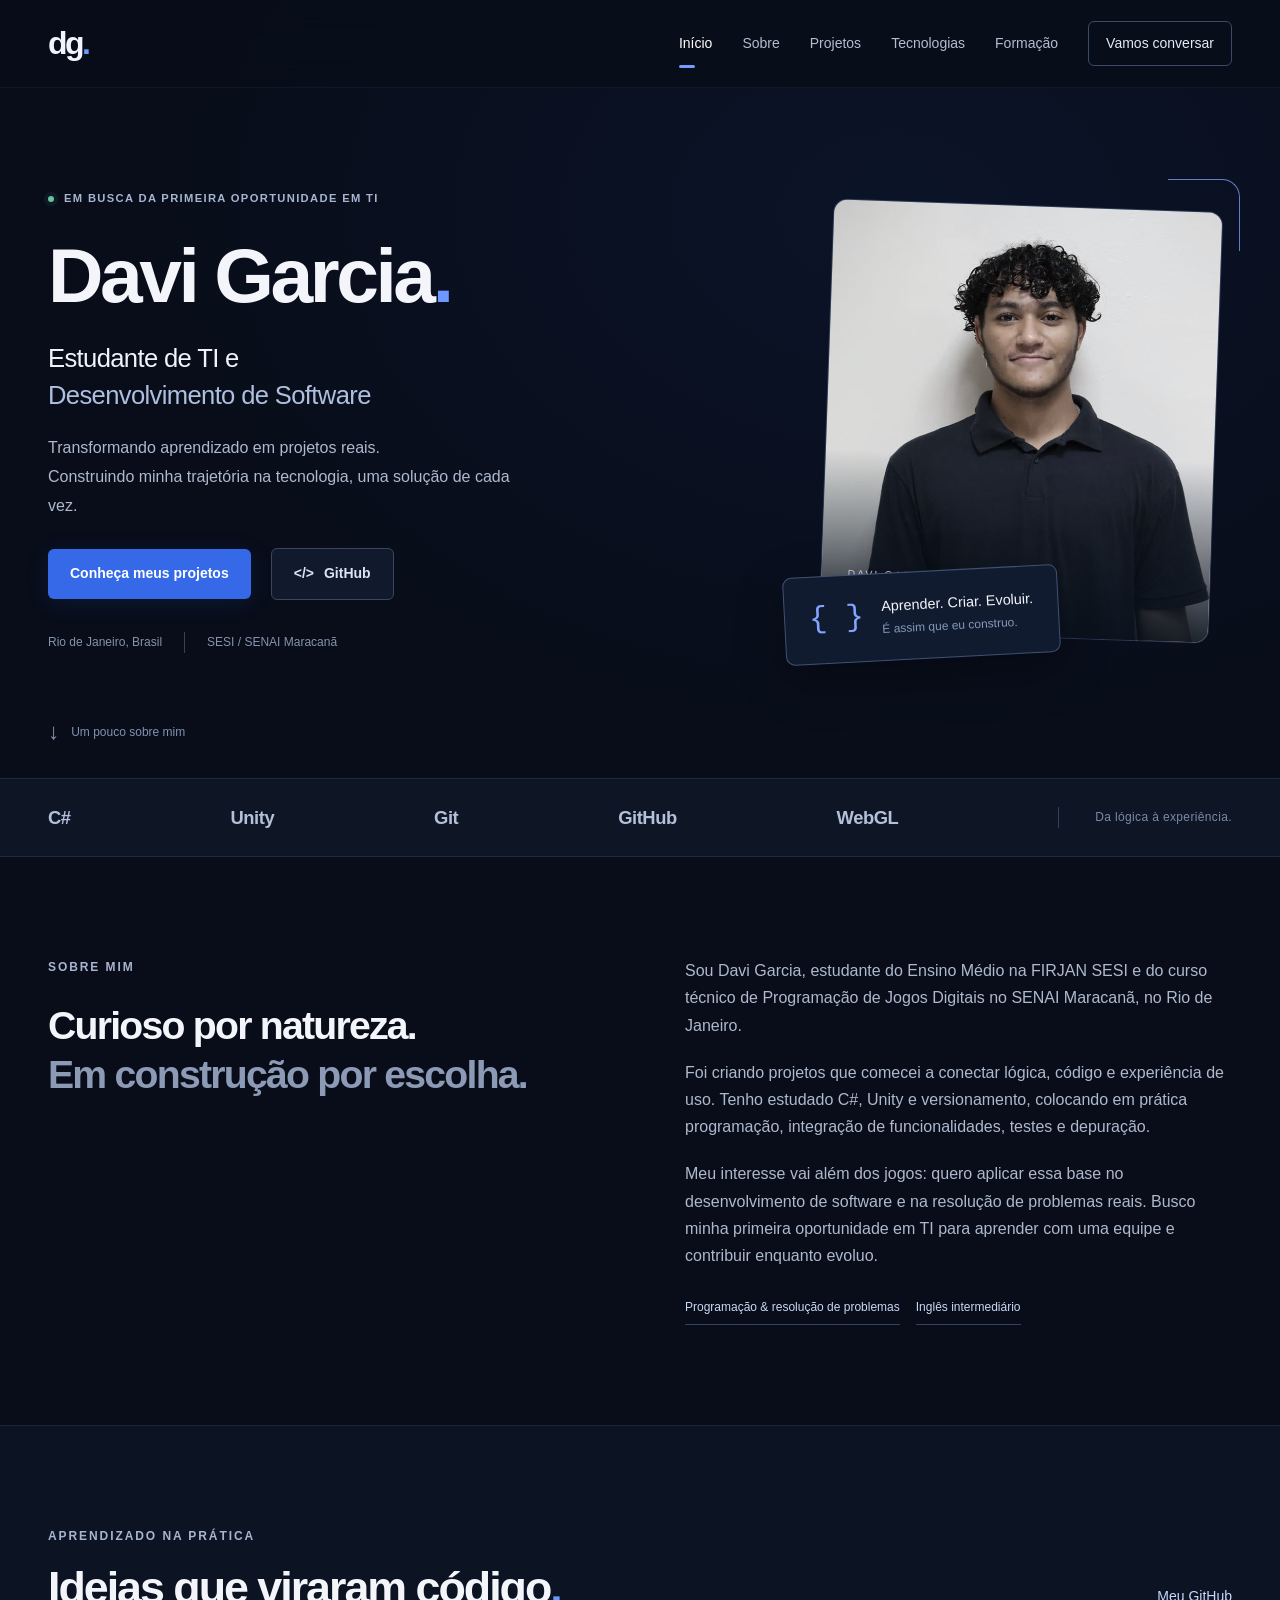
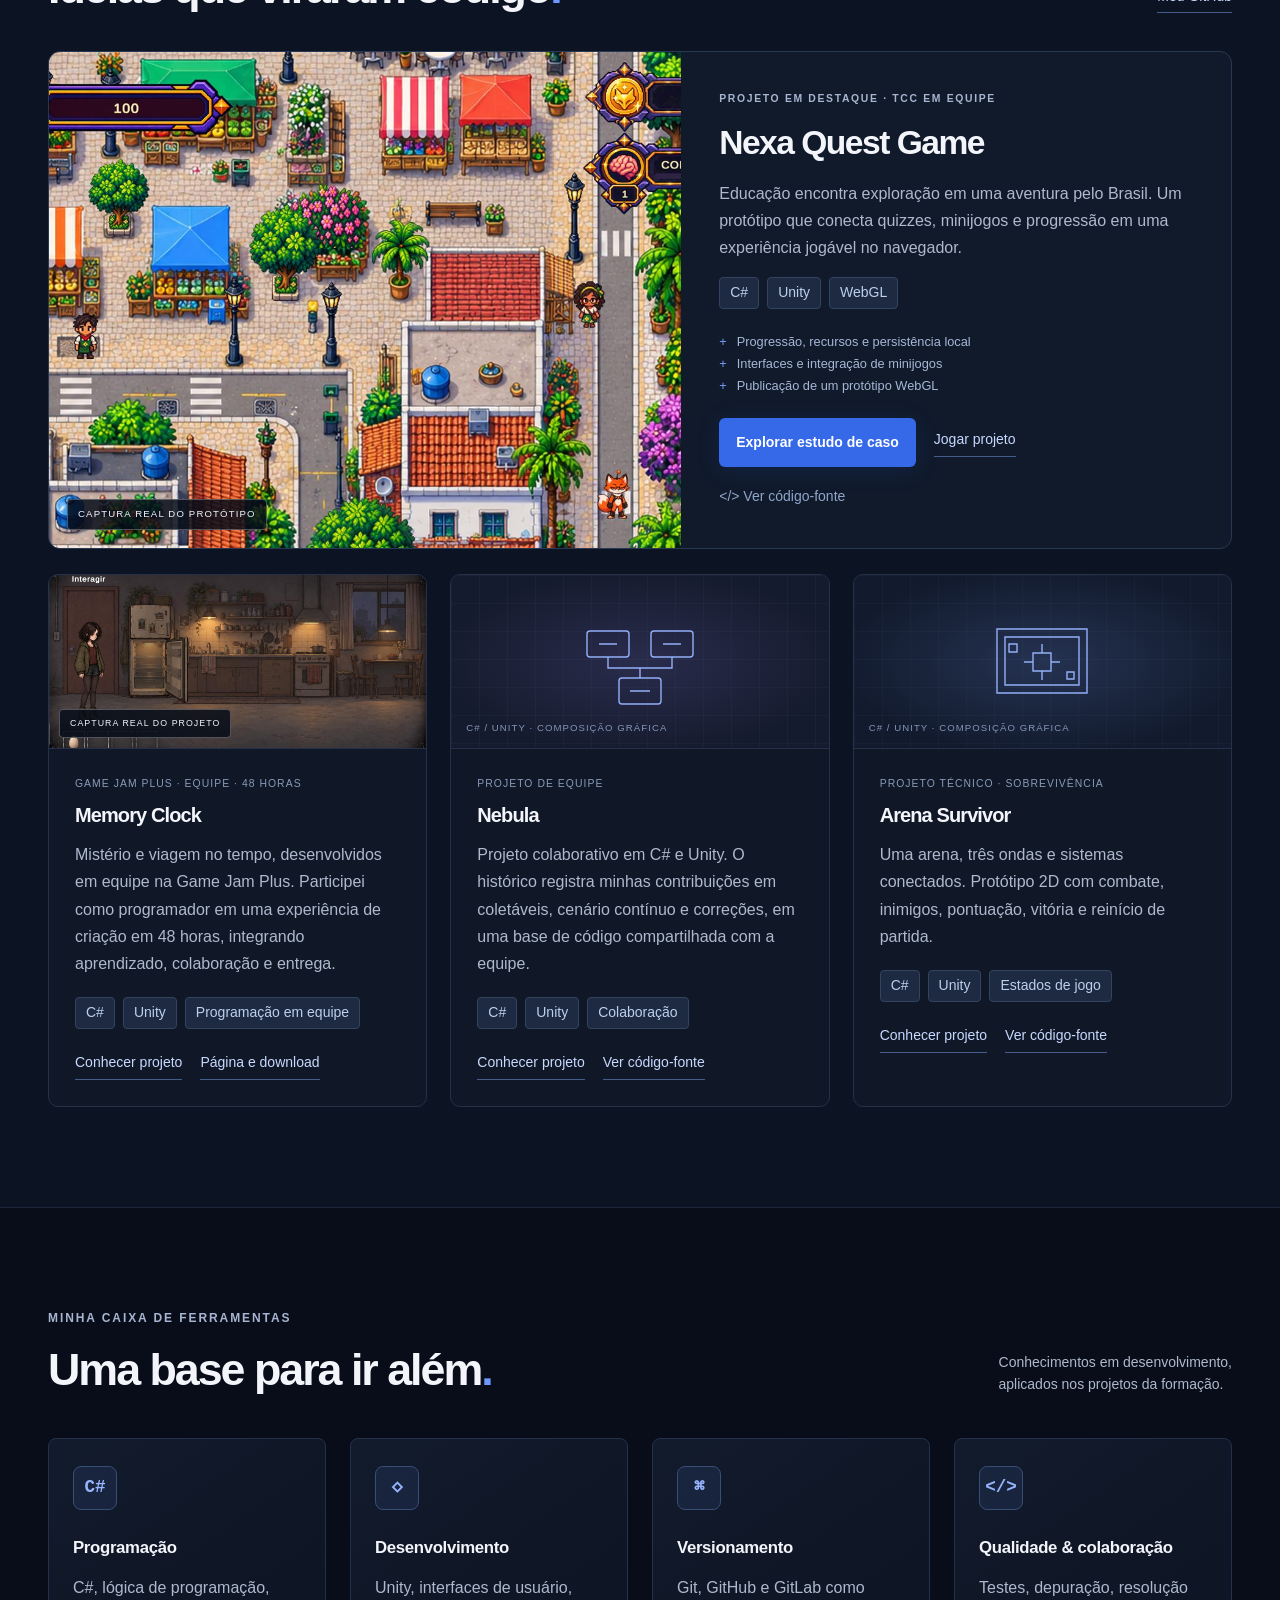
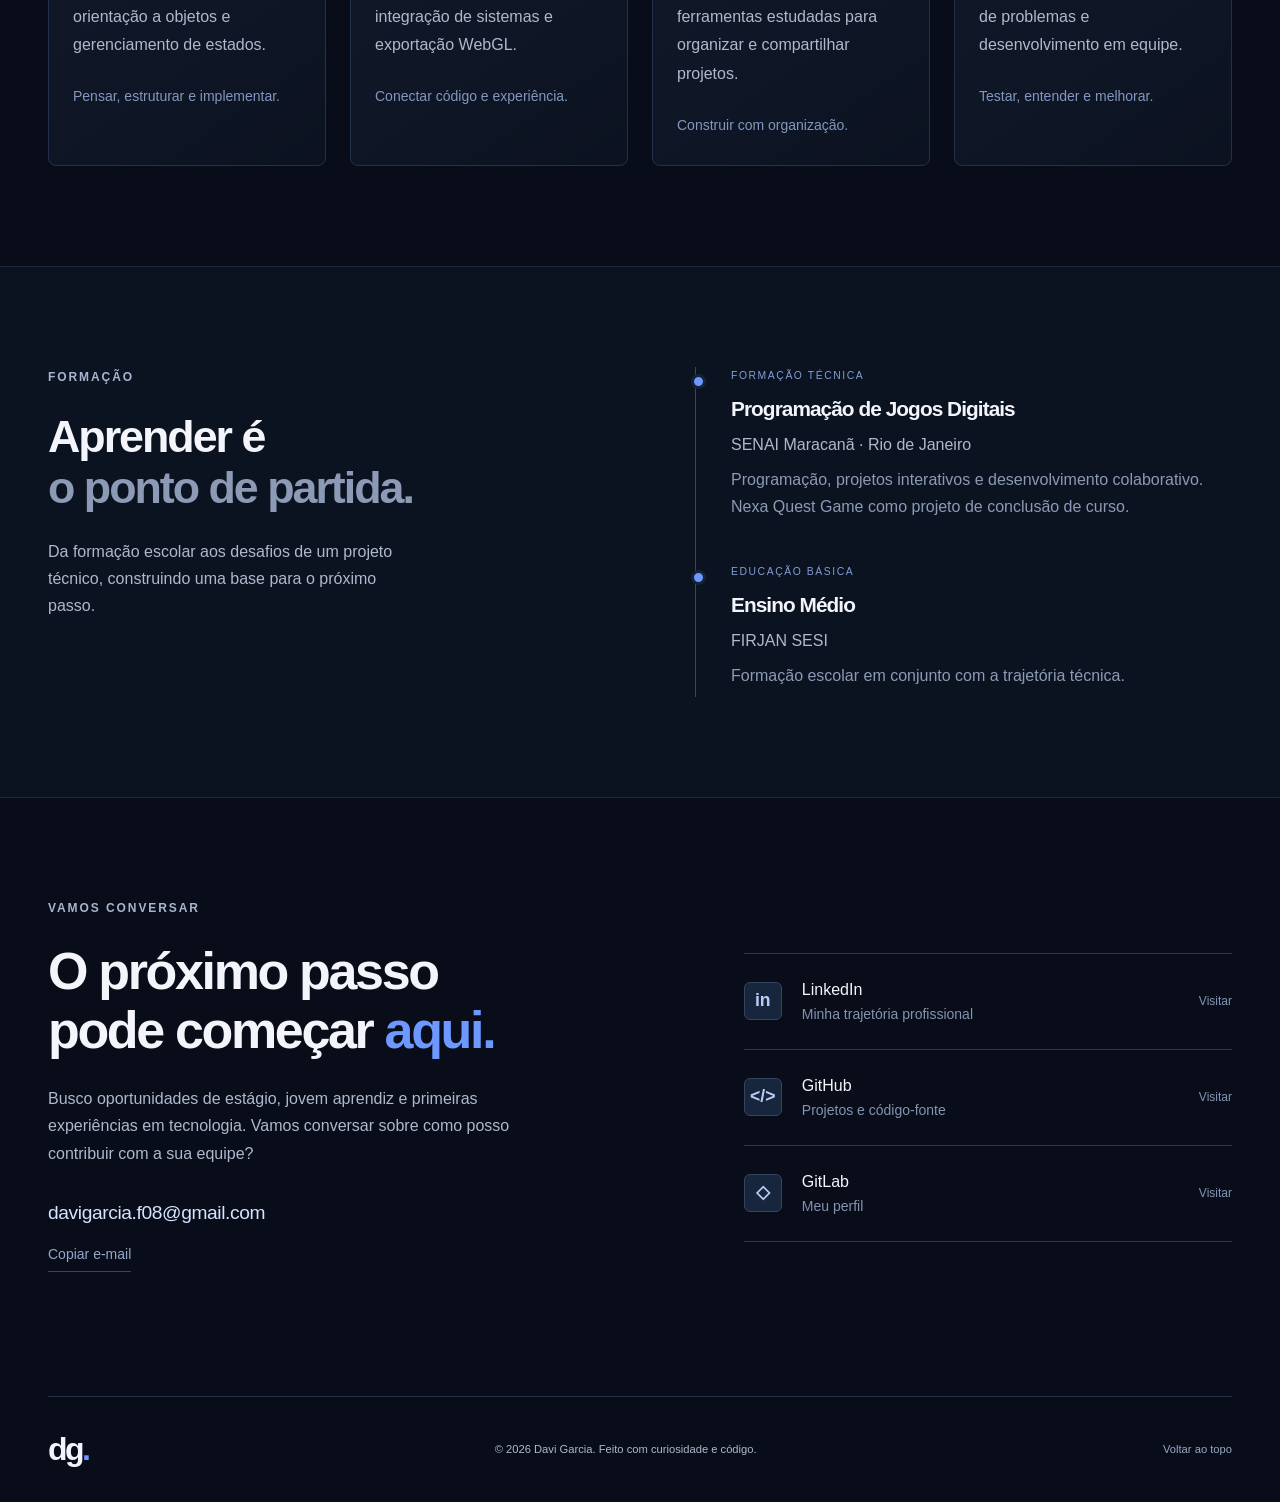
<file: index.html>
<!doctype html>
<html lang="pt-BR">
<head>
  <meta charset="utf-8">
  <meta name="viewport" content="width=device-width, initial-scale=1">
  <meta name="theme-color" content="#080d19">
  <meta name="description" content="Portfólio de Davi Garcia, estudante de TI e desenvolvimento de software. Conheça projetos em C# e Unity, formação SESI/SENAI e formas de contato.">
  <title>Davi Garcia — Tecnologia & Desenvolvimento</title>
  <link rel="icon" href="assets/icons/favicon.svg" type="image/svg+xml">
  <link rel="stylesheet" href="assets/css/style.css">
  <script src="assets/js/main.js" defer></script>
</head>
<body>
<a class="skip-link" href="#conteudo">Pular para o conteúdo</a>
<header class="header">
  <div class="container header-inner">
    <a href="#inicio" class="brand" aria-label="Davi Garcia, início">dg<span>.</span></a>
    <button class="menu-toggle" aria-expanded="false" aria-controls="navigation">Menu <span aria-hidden="true">☰</span></button>
    <nav id="navigation" aria-label="Navegação principal">
      <a href="#inicio" class="active" aria-current="location">Início</a><a href="#sobre">Sobre</a><a href="#projetos">Projetos</a><a href="#tecnologias">Tecnologias</a><a href="#formacao">Formação</a><a href="#contato" class="nav-contact">Vamos conversar</a>
    </nav>
  </div>
</header>
<main id="conteudo">
<section id="inicio" class="hero container" aria-labelledby="hero-title">
  <div class="hero-copy">
    <p class="eyebrow"><span class="availability" aria-hidden="true"></span> EM BUSCA DA PRIMEIRA OPORTUNIDADE EM TI</p>
    <h1 id="hero-title">Davi Garcia<span class="blue">.</span></h1>
    <p class="hero-role">Estudante de TI e<br><span>Desenvolvimento de Software</span></p>
    <p class="hero-intro">Transformando aprendizado em projetos reais.<br>Construindo minha trajetória na tecnologia, uma solução de cada vez.</p>
    <div class="actions"><a class="button primary" href="#projetos">Conheça meus projetos</a><a class="button secondary" href="https://github.com/DaviGarcia0" target="_blank" rel="noopener noreferrer"><span aria-hidden="true">&lt;/&gt;</span> GitHub</a></div>
    <div class="hero-meta"><span>Rio de Janeiro, Brasil</span><span>SESI / SENAI Maracanã</span></div>
  </div>
  <div class="portrait-composition">
    <div class="portrait-frame"><img src="assets/images/davi-garcia.jpg" alt="Davi Garcia, com camisa azul-marinho" width="800" height="1200" fetchpriority="high"><div class="portrait-caption"><span>DAVI GARCIA</span><span>Curiosidade em movimento.</span></div></div>
    <div class="portrait-label"><span aria-hidden="true">{ }</span><div>Aprender. Criar. Evoluir.<small>É assim que eu construo.</small></div></div>
    <span class="frame-corner" aria-hidden="true"></span>
  </div>
  <a class="scroll-cue" href="#sobre"><span aria-hidden="true">↓</span> Um pouco sobre mim</a>
</section>
<div class="tech-strip" aria-label="Principais ferramentas"><div class="container"><span>C#</span><span>Unity</span><span>Git</span><span>GitHub</span><span>WebGL</span><span class="strip-note">Da lógica à experiência.</span></div></div>
<section id="sobre" class="section container about" aria-labelledby="about-title">
  <div class="section-heading reveal"><p class="eyebrow">SOBRE MIM</p><h2 id="about-title">Curioso por natureza.<br><span class="muted">Em construção por escolha.</span></h2></div>
  <div class="about-copy reveal"><p>Sou Davi Garcia, estudante do Ensino Médio na FIRJAN SESI e do curso técnico de Programação de Jogos Digitais no SENAI Maracanã, no Rio de Janeiro.</p><p>Foi criando projetos que comecei a conectar lógica, código e experiência de uso. Tenho estudado C#, Unity e versionamento, colocando em prática programação, integração de funcionalidades, testes e depuração.</p><p>Meu interesse vai além dos jogos: quero aplicar essa base no desenvolvimento de software e na resolução de problemas reais. Busco minha primeira oportunidade em TI para aprender com uma equipe e contribuir enquanto evoluo.</p><div class="about-foot"><span>Programação & resolução de problemas</span><span>Inglês intermediário</span></div></div>
</section>
<section id="projetos" class="section projects" aria-labelledby="projects-title"><div class="container">
  <div class="section-top reveal"><div><p class="eyebrow">APRENDIZADO NA PRÁTICA</p><h2 id="projects-title">Ideias que viraram código<span class="blue">.</span></h2></div><a class="text-link" href="https://github.com/DaviGarcia0?tab=repositories" target="_blank" rel="noopener noreferrer">Meu GitHub</a></div>
  <article class="featured reveal">
    <a class="featured-image" href="nexa-quest.html" aria-label="Conhecer o estudo de caso do Nexa Quest Game"><img src="assets/images/nexa-brasil.jpg" alt="Captura real do Nexa Quest: exploração da feira brasileira com Quest e indicadores de energia e conhecimento" width="1440" height="810" loading="lazy"><span class="image-label">CAPTURA REAL DO PROTÓTIPO</span></a>
    <div class="featured-content"><p class="eyebrow blue">PROJETO EM DESTAQUE · TCC EM EQUIPE</p><h3>Nexa Quest Game</h3><p>Educação encontra exploração em uma aventura pelo Brasil. Um protótipo que conecta quizzes, minijogos e progressão em uma experiência jogável no navegador.</p><div class="tags"><span>C#</span><span>Unity</span><span>WebGL</span></div><ul class="project-points"><li>Progressão, recursos e persistência local</li><li>Interfaces e integração de minijogos</li><li>Publicação de um protótipo WebGL</li></ul><div class="actions"><a class="button primary" href="nexa-quest.html">Explorar estudo de caso</a><a class="text-link" href="https://davigrc.itch.io/nexa-quest-game" target="_blank" rel="noopener noreferrer">Jogar projeto</a></div><a class="code-link" href="https://github.com/DaviGarcia0/Nexa-Quest-Game" target="_blank" rel="noopener noreferrer">&lt;/&gt; Ver código-fonte</a></div>
  </article>
  <div id="project-grid" class="project-grid"></div>
  <noscript><p>Conheça também <a href="memory-clock.html">Memory Clock</a>, <a href="nebula.html">Nebula</a> e <a href="arena-survivor.html">Arena Survivor</a>.</p></noscript>
</div></section>
<section id="tecnologias" class="section container" aria-labelledby="tech-title">
  <div class="section-top reveal"><div><p class="eyebrow">MINHA CAIXA DE FERRAMENTAS</p><h2 id="tech-title">Uma base para ir além<span class="blue">.</span></h2></div><p class="section-note">Conhecimentos em desenvolvimento,<br>aplicados nos projetos da formação.</p></div>
  <div class="skills-grid"><article class="skill reveal"><span class="skill-icon" aria-hidden="true">C#</span><h3>Programação</h3><p>C#, lógica de programação, orientação a objetos e gerenciamento de estados.</p><span class="skill-detail">Pensar, estruturar e implementar.</span></article><article class="skill reveal"><span class="skill-icon unity" aria-hidden="true">◇</span><h3>Desenvolvimento</h3><p>Unity, interfaces de usuário, integração de sistemas e exportação WebGL.</p><span class="skill-detail">Conectar código e experiência.</span></article><article class="skill reveal"><span class="skill-icon" aria-hidden="true">⌘</span><h3>Versionamento</h3><p>Git, GitHub e GitLab como ferramentas estudadas para organizar e compartilhar projetos.</p><span class="skill-detail">Construir com organização.</span></article><article class="skill reveal"><span class="skill-icon" aria-hidden="true">&lt;/&gt;</span><h3>Qualidade & colaboração</h3><p>Testes, depuração, resolução de problemas e desenvolvimento em equipe.</p><span class="skill-detail">Testar, entender e melhorar.</span></article></div>
</section>
<section id="formacao" class="section education"><div class="container education-grid"><div class="reveal"><p class="eyebrow">FORMAÇÃO</p><h2>Aprender é<br><span class="muted">o ponto de partida.</span></h2><p class="education-intro">Da formação escolar aos desafios de um projeto técnico, construindo uma base para o próximo passo.</p></div><div class="education-list"><article class="reveal"><span class="education-type">FORMAÇÃO TÉCNICA</span><h3>Programação de Jogos Digitais</h3><p>SENAI Maracanã · Rio de Janeiro</p><p class="muted">Programação, projetos interativos e desenvolvimento colaborativo. Nexa Quest Game como projeto de conclusão de curso.</p></article><article class="reveal"><span class="education-type">EDUCAÇÃO BÁSICA</span><h3>Ensino Médio</h3><p>FIRJAN SESI</p><p class="muted">Formação escolar em conjunto com a trajetória técnica.</p></article></div></div></section>
<section id="contato" class="section container contact" aria-labelledby="contact-title"><div class="contact-copy reveal"><p class="eyebrow">VAMOS CONVERSAR</p><h2 id="contact-title">O próximo passo<br>pode começar <span class="blue">aqui.</span></h2><p>Busco oportunidades de estágio, jovem aprendiz e primeiras experiências em tecnologia. Vamos conversar sobre como posso contribuir com a sua equipe?</p><a class="email-link" href="mailto:davigarcia.f08@gmail.com">davigarcia.f08@gmail.com</a><button class="copy-email" type="button">Copiar e-mail</button><span id="copy-status" role="status"></span></div><div class="social-list reveal"><a href="https://www.linkedin.com/in/davi-garcia-0791a9439/?locale=pt" target="_blank" rel="noopener noreferrer"><span class="social-icon" aria-hidden="true">in</span><span>LinkedIn<small>Minha trajetória profissional</small></span><span class="external-label">Visitar</span></a><a href="https://github.com/DaviGarcia0" target="_blank" rel="noopener noreferrer"><span class="social-icon" aria-hidden="true">&lt;/&gt;</span><span>GitHub<small>Projetos e código-fonte</small></span><span class="external-label">Visitar</span></a><a href="https://gitlab.com/davigarcia.f08" target="_blank" rel="noopener noreferrer"><span class="social-icon" aria-hidden="true">◇</span><span>GitLab<small>Meu perfil</small></span><span class="external-label">Visitar</span></a></div></section>
</main>
<footer class="footer container"><a href="#inicio" class="brand" aria-label="Voltar ao início">dg<span>.</span></a><p>© <span id="year">2026</span> Davi Garcia. Feito com curiosidade e código.</p><a href="#inicio">Voltar ao topo</a></footer>
</body></html>
</file>
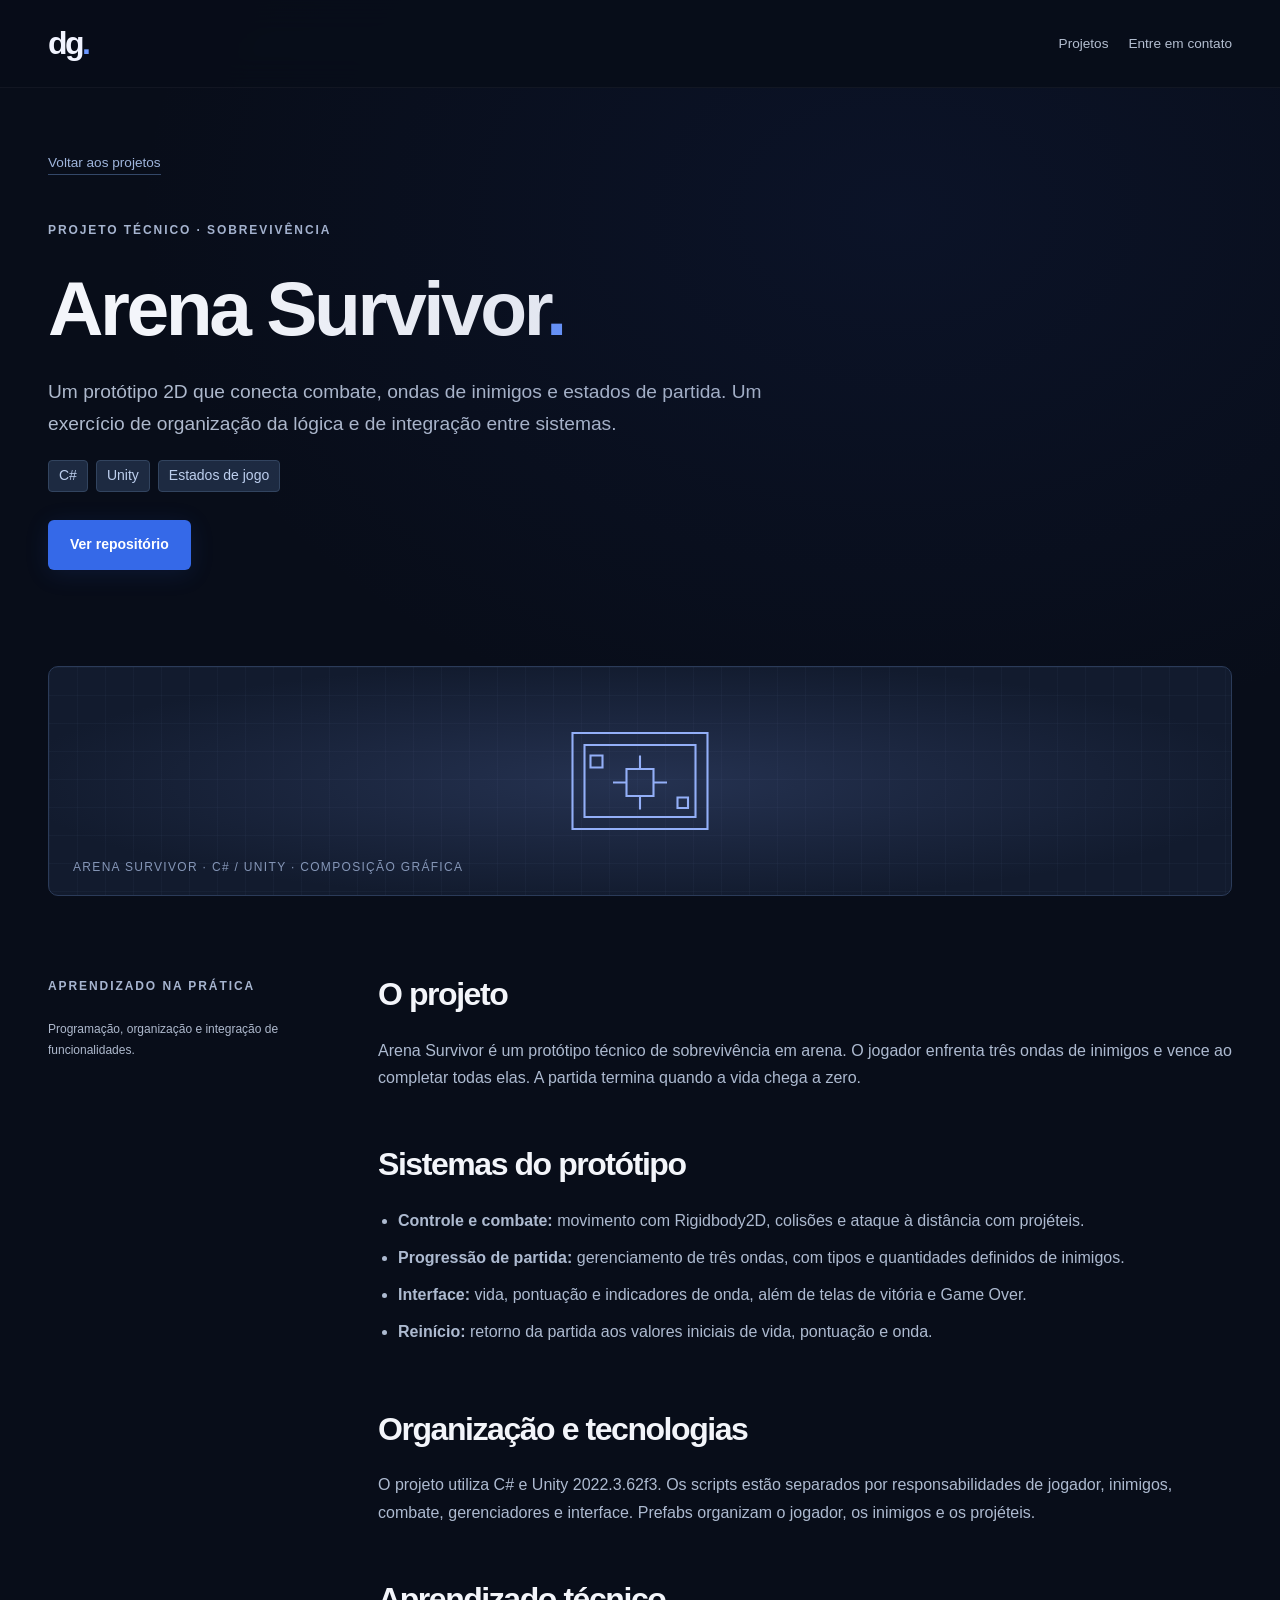
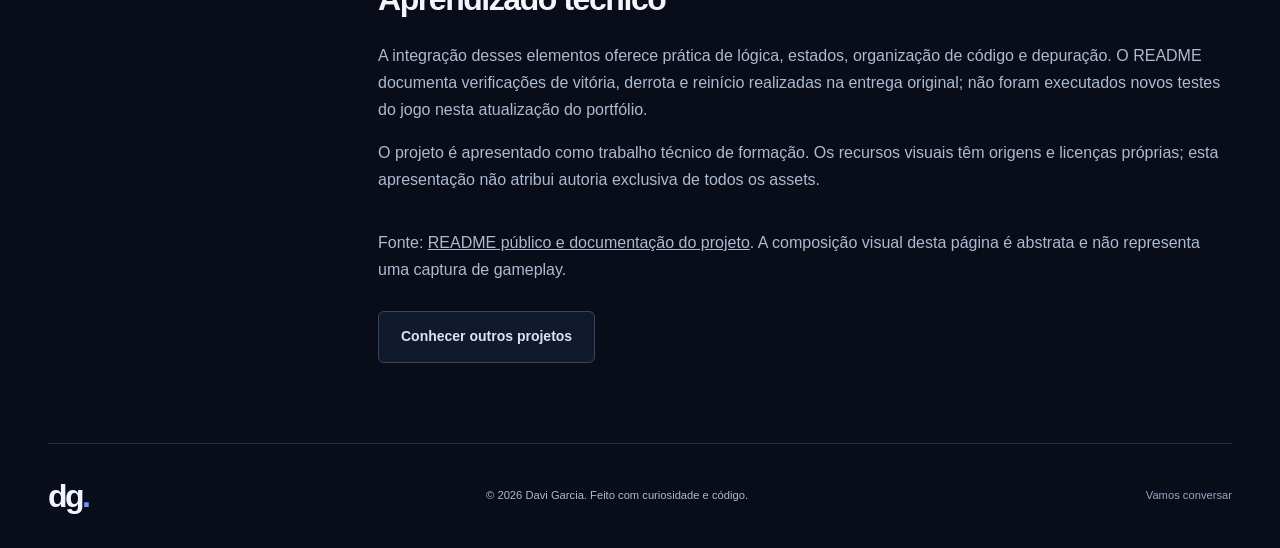
<file: arena-survivor.html>
<!doctype html><html lang="pt-BR"><head><meta charset="utf-8"><meta name="viewport" content="width=device-width, initial-scale=1"><meta name="theme-color" content="#080d19"><meta name="description" content="Um protótipo 2D que conecta combate, ondas de inimigos e estados de partida. Um exercício de organização da lógica e de integração entre sistemas."><title>Arena Survivor — Projeto | Davi Garcia</title><link rel="icon" href="assets/icons/favicon.svg" type="image/svg+xml"><link rel="stylesheet" href="assets/css/style.css"><script src="assets/js/main.js" defer></script></head><body><a class="skip-link" href="#conteudo">Pular para o conteúdo</a><header class="header case-header"><div class="container header-inner"><a class="brand" href="index.html" aria-label="Davi Garcia, página inicial">dg<span>.</span></a><nav aria-label="Navegação do projeto"><a href="index.html#projetos">Projetos</a><a href="index.html#contato">Entre em contato</a></nav></div></header><main id="conteudo"><section class="case-hero container"><a class="back-link" href="index.html#projetos">Voltar aos projetos</a><p class="eyebrow">PROJETO TÉCNICO · SOBREVIVÊNCIA</p><h1>Arena Survivor<span class="blue">.</span></h1><p class="case-lead">Um protótipo 2D que conecta combate, ondas de inimigos e estados de partida. Um exercício de organização da lógica e de integração entre sistemas.</p><div class="tags"><span>C#</span><span>Unity</span><span>Estados de jogo</span></div><div class="actions"><a class="button primary" href="https://github.com/DaviGarcia0/Arena-Survivor-Project" target="_blank" rel="noopener noreferrer">Ver repositório</a></div></section><div class="container"><div class="project-art detail-art art-arena" role="img" aria-label="Composição gráfica abstrata de Arena Survivor; não é captura de gameplay"><svg viewBox="0 0 130 100" aria-hidden="true"><path d="M20 18h90v64H20z M28 26h74v48H28z"/><path d="M56 42h18v18H56z M65 33v9 M65 60v9 M47 51h9 M74 51h9"/><path d="M32 33h8v8h-8z M90 61h7v7h-7z"/></svg><span class="art-label">ARENA SURVIVOR · C# / UNITY · COMPOSIÇÃO GRÁFICA</span></div></div><div class="container case-layout"><aside class="case-aside"><p class="eyebrow">APRENDIZADO NA PRÁTICA</p><p>Programação, organização e integração de funcionalidades.</p></aside><article class="case-copy"><h2>O projeto</h2><p>Arena Survivor é um protótipo técnico de sobrevivência em arena. O jogador enfrenta três ondas de inimigos e vence ao completar todas elas. A partida termina quando a vida chega a zero.</p><h2>Sistemas do protótipo</h2><ul><li><strong>Controle e combate:</strong> movimento com Rigidbody2D, colisões e ataque à distância com projéteis.</li><li><strong>Progressão de partida:</strong> gerenciamento de três ondas, com tipos e quantidades definidos de inimigos.</li><li><strong>Interface:</strong> vida, pontuação e indicadores de onda, além de telas de vitória e Game Over.</li><li><strong>Reinício:</strong> retorno da partida aos valores iniciais de vida, pontuação e onda.</li></ul><h2>Organização e tecnologias</h2><p>O projeto utiliza C# e Unity 2022.3.62f3. Os scripts estão separados por responsabilidades de jogador, inimigos, combate, gerenciadores e interface. Prefabs organizam o jogador, os inimigos e os projéteis.</p><h2>Aprendizado técnico</h2><p>A integração desses elementos oferece prática de lógica, estados, organização de código e depuração. O README documenta verificações de vitória, derrota e reinício realizadas na entrega original; não foram executados novos testes do jogo nesta atualização do portfólio.</p><p>O projeto é apresentado como trabalho técnico de formação. Os recursos visuais têm origens e licenças próprias; esta apresentação não atribui autoria exclusiva de todos os assets.</p><p class="case-source">Fonte: <a href="https://github.com/DaviGarcia0/Arena-Survivor-Project/blob/main/README.md" target="_blank" rel="noopener noreferrer">README público e documentação do projeto</a>. A composição visual desta página é abstrata e não representa uma captura de gameplay.</p><div class="actions"><a class="button secondary" href="index.html#projetos">Conhecer outros projetos</a></div></article></div></main><footer class="footer container"><a class="brand" href="index.html" aria-label="Página inicial">dg<span>.</span></a><p>© <span id="year">2026</span> Davi Garcia. Feito com curiosidade e código.</p><a href="index.html#contato">Vamos conversar</a></footer></body></html>
</file>
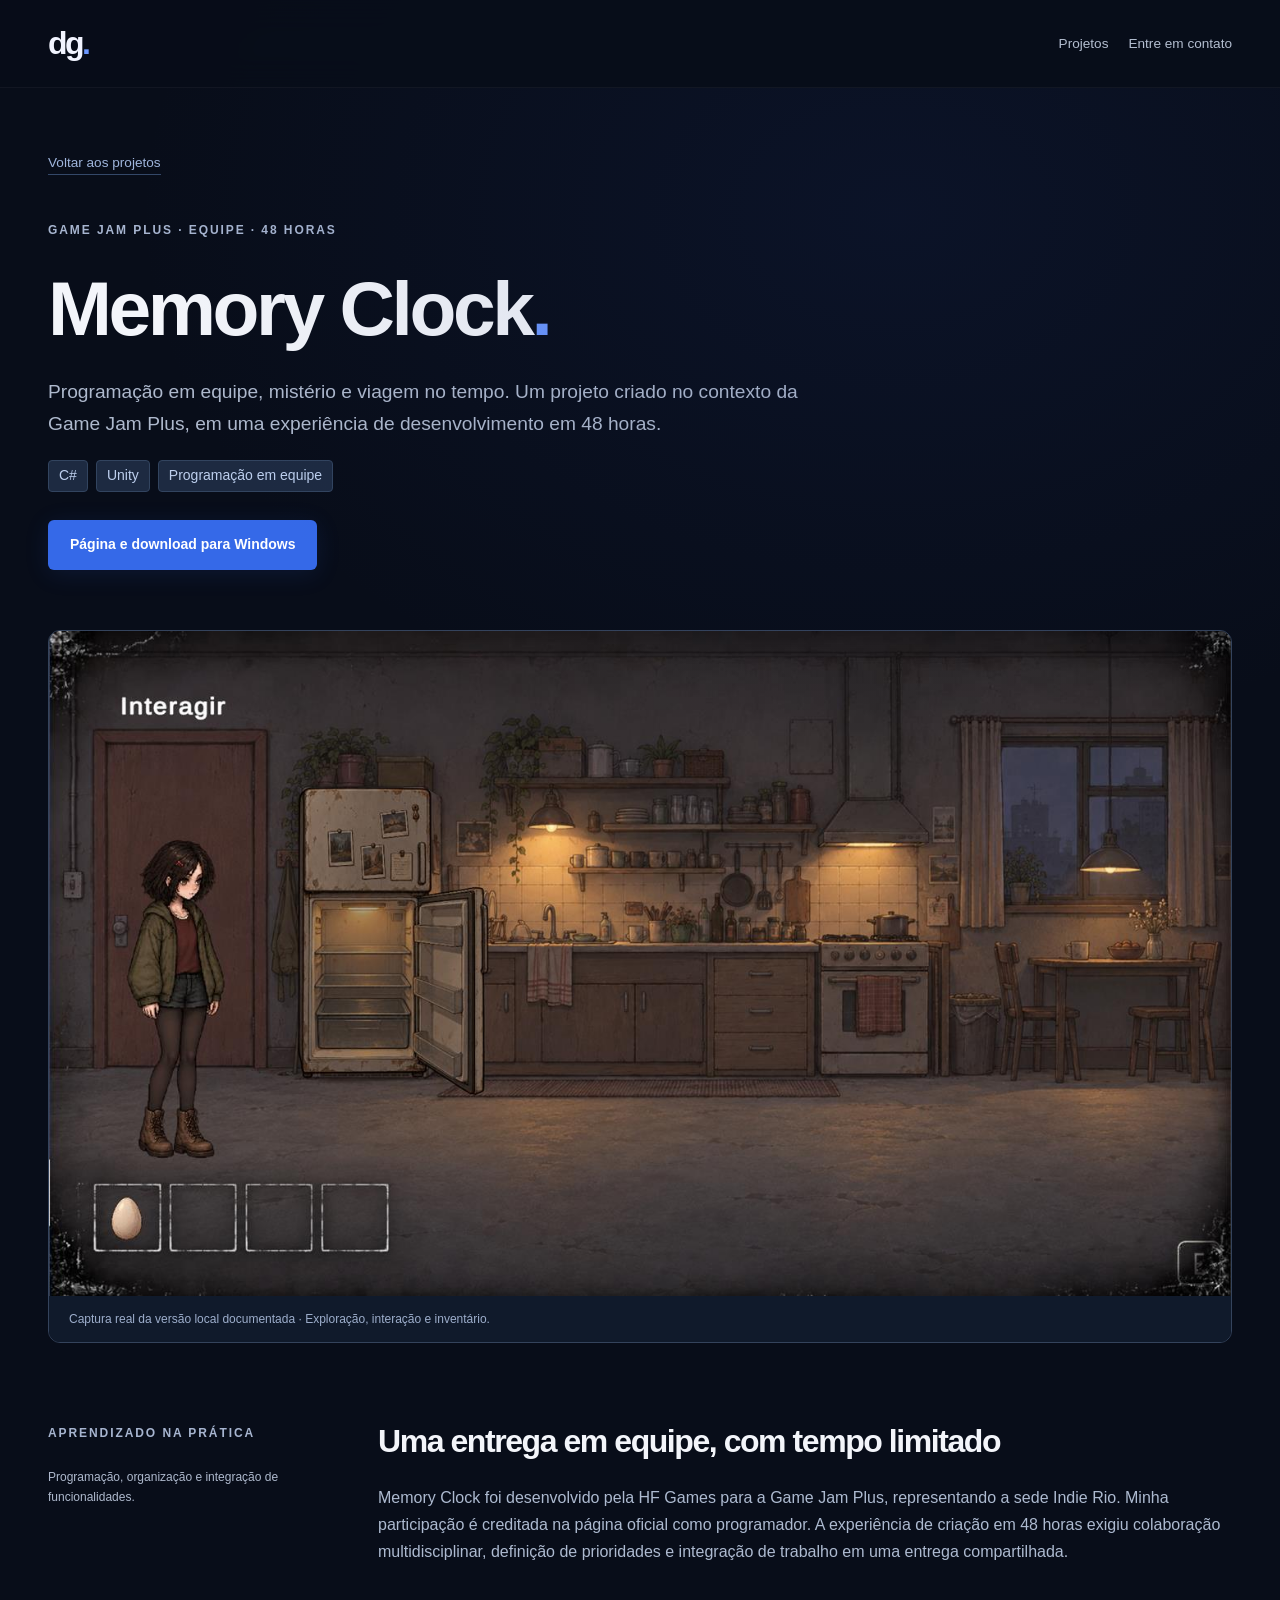
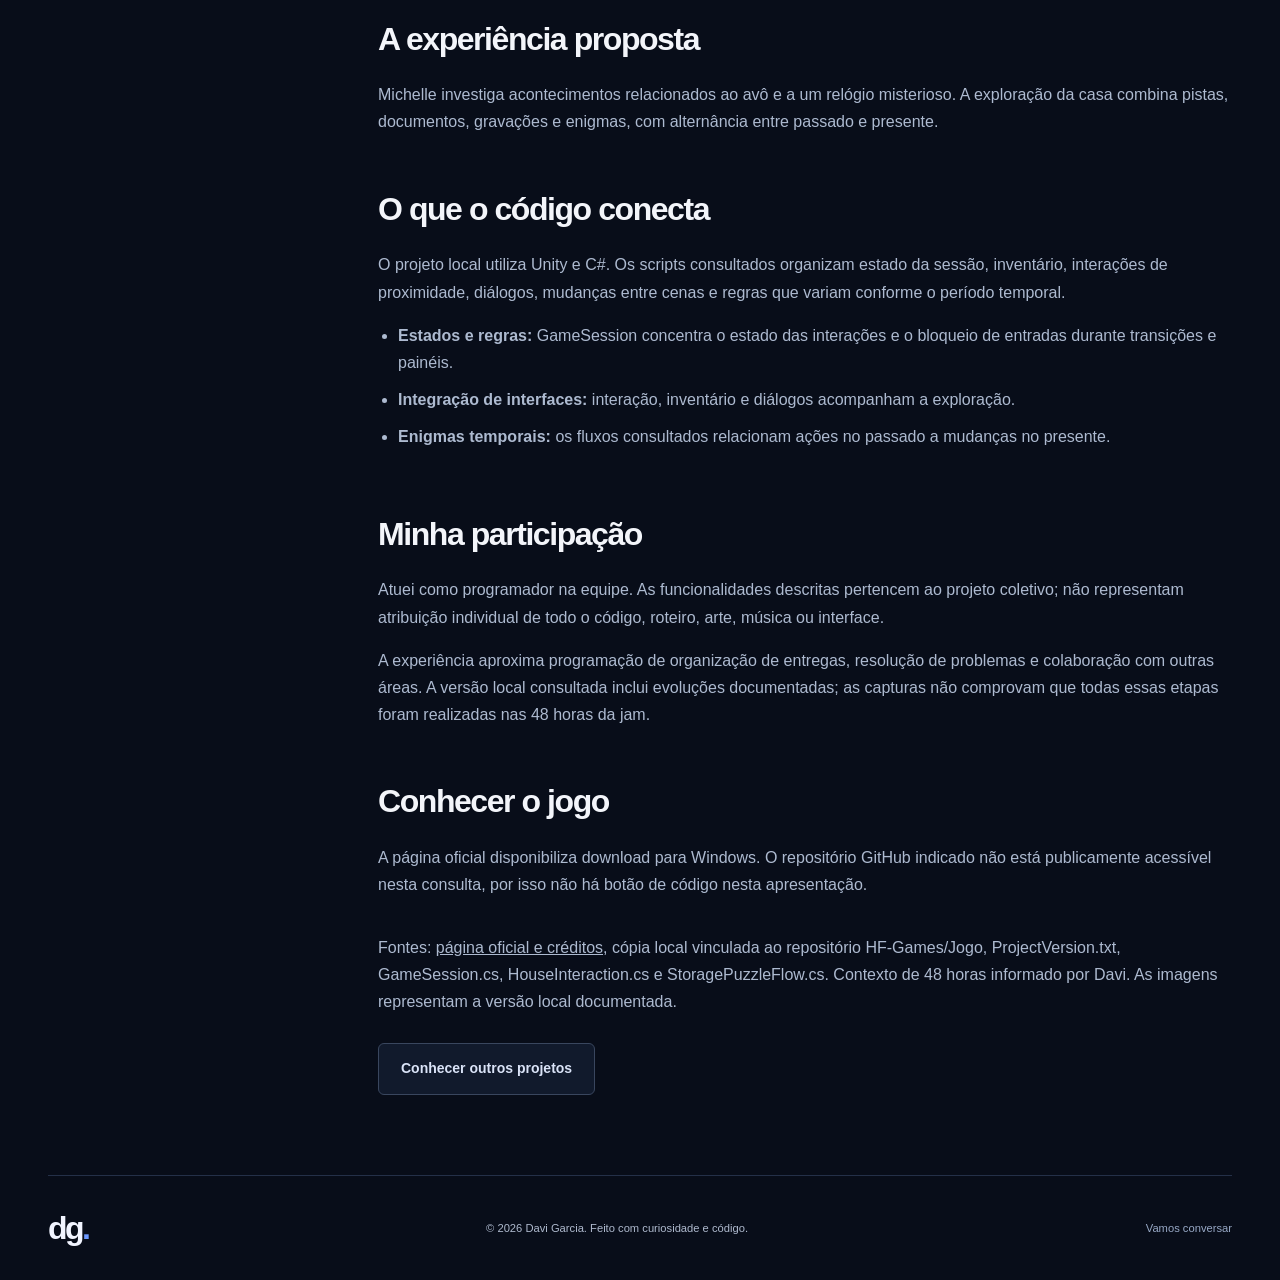
<file: memory-clock.html>
<!doctype html><html lang="pt-BR"><head><meta charset="utf-8"><meta name="viewport" content="width=device-width, initial-scale=1"><meta name="theme-color" content="#080d19"><meta name="description" content="Programação em equipe, mistério e viagem no tempo. Um projeto criado no contexto da Game Jam Plus, em uma experiência de desenvolvimento em 48 horas."><title>Memory Clock — Projeto | Davi Garcia</title><link rel="icon" href="assets/icons/favicon.svg" type="image/svg+xml"><link rel="stylesheet" href="assets/css/style.css"><script src="assets/js/main.js" defer></script></head><body><a class="skip-link" href="#conteudo">Pular para o conteúdo</a><header class="header case-header"><div class="container header-inner"><a class="brand" href="index.html" aria-label="Davi Garcia, página inicial">dg<span>.</span></a><nav aria-label="Navegação do projeto"><a href="index.html#projetos">Projetos</a><a href="index.html#contato">Entre em contato</a></nav></div></header><main id="conteudo"><section class="case-hero container"><a class="back-link" href="index.html#projetos">Voltar aos projetos</a><p class="eyebrow">GAME JAM PLUS · EQUIPE · 48 HORAS</p><h1>Memory Clock<span class="blue">.</span></h1><p class="case-lead">Programação em equipe, mistério e viagem no tempo. Um projeto criado no contexto da Game Jam Plus, em uma experiência de desenvolvimento em 48 horas.</p><div class="tags"><span>C#</span><span>Unity</span><span>Programação em equipe</span></div><div class="actions"><a class="button primary" href="https://hf-games-studio.itch.io/memory-clock" target="_blank" rel="noopener noreferrer">Página e download para Windows</a></div></section><div class="container"><figure class="case-cover"><img src="assets/images/memory-clock-gameplay.jpg" alt="Captura real do Memory Clock: Michelle explora a cozinha e interage com a geladeira, com inventário na tela" width="1440" height="810" fetchpriority="high"><figcaption>Captura real da versão local documentada · Exploração, interação e inventário.</figcaption></figure></div><div class="container case-layout"><aside class="case-aside"><p class="eyebrow">APRENDIZADO NA PRÁTICA</p><p>Programação, organização e integração de funcionalidades.</p></aside><article class="case-copy"><h2>Uma entrega em equipe, com tempo limitado</h2><p>Memory Clock foi desenvolvido pela HF Games para a Game Jam Plus, representando a sede Indie Rio. Minha participação é creditada na página oficial como programador. A experiência de criação em 48 horas exigiu colaboração multidisciplinar, definição de prioridades e integração de trabalho em uma entrega compartilhada.</p><h2>A experiência proposta</h2><p>Michelle investiga acontecimentos relacionados ao avô e a um relógio misterioso. A exploração da casa combina pistas, documentos, gravações e enigmas, com alternância entre passado e presente.</p><h2>O que o código conecta</h2><p>O projeto local utiliza Unity e C#. Os scripts consultados organizam estado da sessão, inventário, interações de proximidade, diálogos, mudanças entre cenas e regras que variam conforme o período temporal.</p><ul><li><strong>Estados e regras:</strong> GameSession concentra o estado das interações e o bloqueio de entradas durante transições e painéis.</li><li><strong>Integração de interfaces:</strong> interação, inventário e diálogos acompanham a exploração.</li><li><strong>Enigmas temporais:</strong> os fluxos consultados relacionam ações no passado a mudanças no presente.</li></ul><h2>Minha participação</h2><p>Atuei como programador na equipe. As funcionalidades descritas pertencem ao projeto coletivo; não representam atribuição individual de todo o código, roteiro, arte, música ou interface.</p><p>A experiência aproxima programação de organização de entregas, resolução de problemas e colaboração com outras áreas. A versão local consultada inclui evoluções documentadas; as capturas não comprovam que todas essas etapas foram realizadas nas 48 horas da jam.</p><h2>Conhecer o jogo</h2><p>A página oficial disponibiliza download para Windows. O repositório GitHub indicado não está publicamente acessível nesta consulta, por isso não há botão de código nesta apresentação.</p><p class="case-source">Fontes: <a href="https://hf-games-studio.itch.io/memory-clock" target="_blank" rel="noopener noreferrer">página oficial e créditos</a>, cópia local vinculada ao repositório HF-Games/Jogo, ProjectVersion.txt, GameSession.cs, HouseInteraction.cs e StoragePuzzleFlow.cs. Contexto de 48 horas informado por Davi. As imagens representam a versão local documentada.</p><div class="actions"><a class="button secondary" href="index.html#projetos">Conhecer outros projetos</a></div></article></div></main><footer class="footer container"><a class="brand" href="index.html" aria-label="Página inicial">dg<span>.</span></a><p>© <span id="year">2026</span> Davi Garcia. Feito com curiosidade e código.</p><a href="index.html#contato">Vamos conversar</a></footer></body></html>
</file>
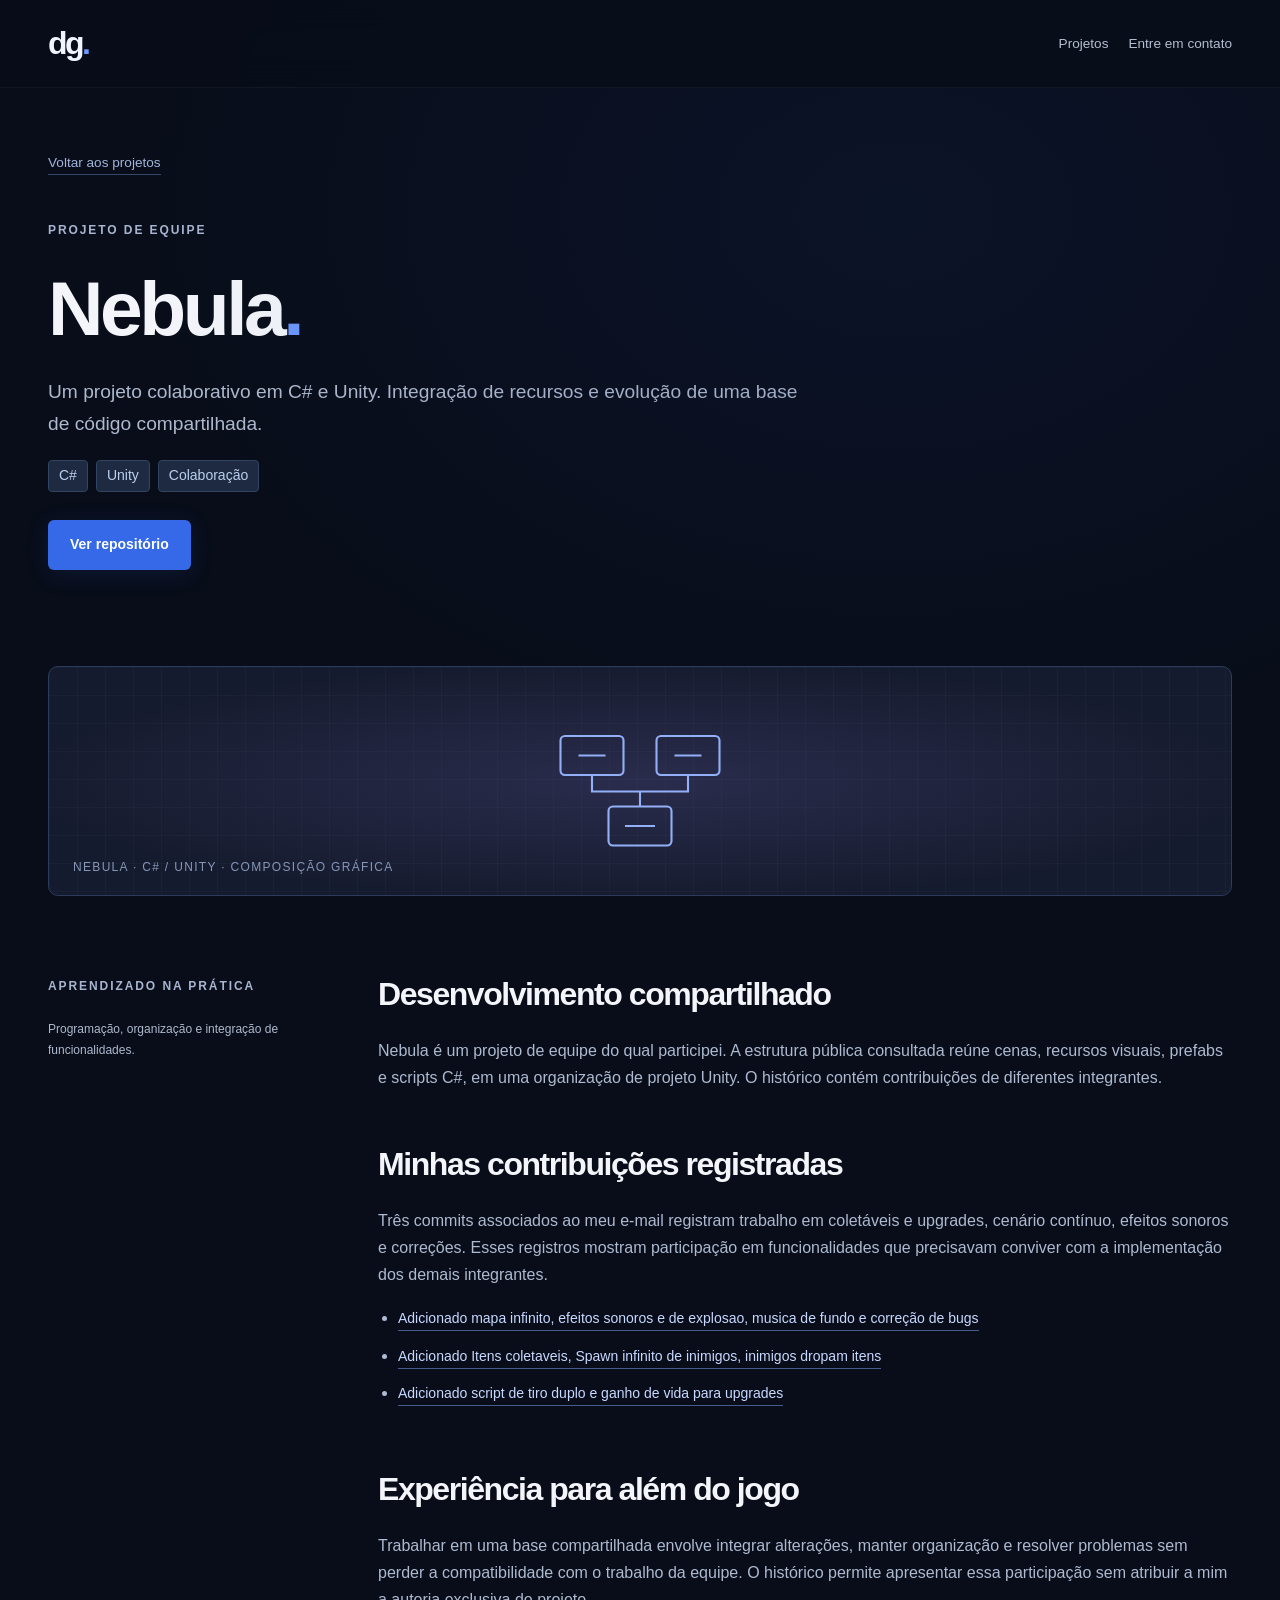
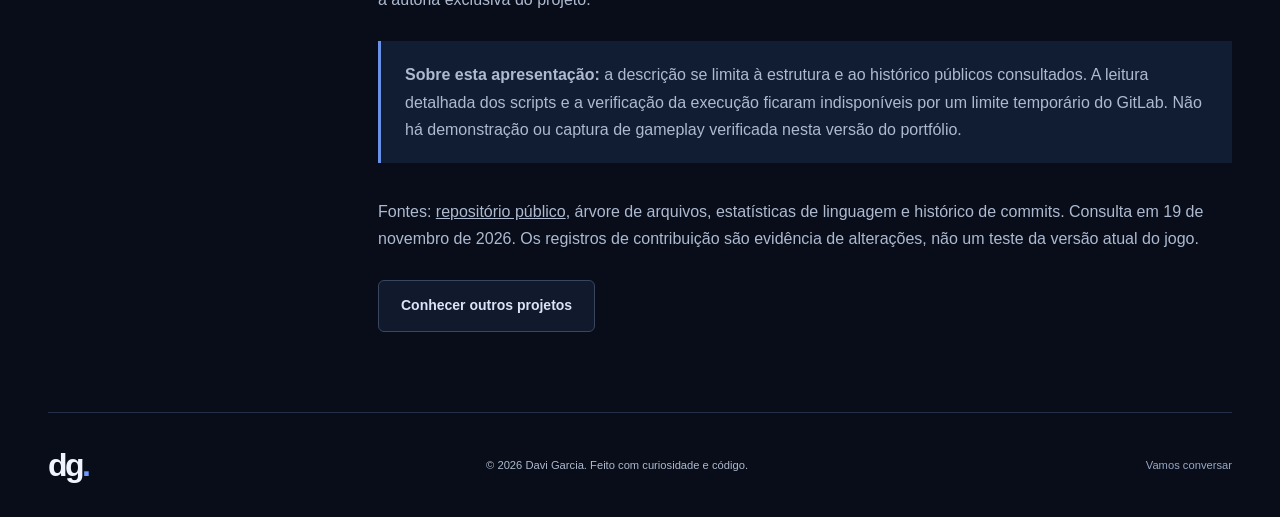
<file: nebula.html>
<!doctype html><html lang="pt-BR"><head><meta charset="utf-8"><meta name="viewport" content="width=device-width, initial-scale=1"><meta name="theme-color" content="#080d19"><meta name="description" content="Um projeto colaborativo em C# e Unity. Integração de recursos e evolução de uma base de código compartilhada."><title>Nebula — Projeto | Davi Garcia</title><link rel="icon" href="assets/icons/favicon.svg" type="image/svg+xml"><link rel="stylesheet" href="assets/css/style.css"><script src="assets/js/main.js" defer></script></head><body><a class="skip-link" href="#conteudo">Pular para o conteúdo</a><header class="header case-header"><div class="container header-inner"><a class="brand" href="index.html" aria-label="Davi Garcia, página inicial">dg<span>.</span></a><nav aria-label="Navegação do projeto"><a href="index.html#projetos">Projetos</a><a href="index.html#contato">Entre em contato</a></nav></div></header><main id="conteudo"><section class="case-hero container"><a class="back-link" href="index.html#projetos">Voltar aos projetos</a><p class="eyebrow">PROJETO DE EQUIPE</p><h1>Nebula<span class="blue">.</span></h1><p class="case-lead">Um projeto colaborativo em C# e Unity. Integração de recursos e evolução de uma base de código compartilhada.</p><div class="tags"><span>C#</span><span>Unity</span><span>Colaboração</span></div><div class="actions"><a class="button primary" href="https://gitlab.com/Carnevaless/nebula" target="_blank" rel="noopener noreferrer">Ver repositório</a></div></section><div class="container"><div class="project-art detail-art art-nebula" role="img" aria-label="Composição gráfica abstrata de Nebula; não é captura de gameplay"><svg viewBox="0 0 130 100" aria-hidden="true"><rect x="12" y="20" width="42" height="26" rx="3"/><rect x="76" y="20" width="42" height="26" rx="3"/><rect x="44" y="67" width="42" height="26" rx="3"/><path d="M33 46v11h64V46 M65 57v10 M24 33h18 M88 33h18 M55 80h20"/></svg><span class="art-label">NEBULA · C# / UNITY · COMPOSIÇÃO GRÁFICA</span></div></div><div class="container case-layout"><aside class="case-aside"><p class="eyebrow">APRENDIZADO NA PRÁTICA</p><p>Programação, organização e integração de funcionalidades.</p></aside><article class="case-copy"><h2>Desenvolvimento compartilhado</h2><p>Nebula é um projeto de equipe do qual participei. A estrutura pública consultada reúne cenas, recursos visuais, prefabs e scripts C#, em uma organização de projeto Unity. O histórico contém contribuições de diferentes integrantes.</p><h2>Minhas contribuições registradas</h2><p>Três commits associados ao meu e-mail registram trabalho em coletáveis e upgrades, cenário contínuo, efeitos sonoros e correções. Esses registros mostram participação em funcionalidades que precisavam conviver com a implementação dos demais integrantes.</p><ul><li><a class="text-link" href="https://gitlab.com/Carnevaless/nebula/-/commit/53de4f872c1fcecad5b262e97780ce82e5756692" target="_blank" rel="noopener noreferrer">Adicionado mapa infinito, efeitos sonoros e de explosao, musica de fundo e correção de bugs</a></li><li><a class="text-link" href="https://gitlab.com/Carnevaless/nebula/-/commit/18bbe2cd476a1aca6584176bfcc6a8a19ebad8ec" target="_blank" rel="noopener noreferrer">Adicionado Itens coletaveis, Spawn infinito de inimigos, inimigos dropam itens</a></li><li><a class="text-link" href="https://gitlab.com/Carnevaless/nebula/-/commit/cabbae2cbc7b911bb0b14f0c85104c0ae1e5e869" target="_blank" rel="noopener noreferrer">Adicionado script de tiro duplo e ganho de vida para upgrades</a></li></ul><h2>Experiência para além do jogo</h2><p>Trabalhar em uma base compartilhada envolve integrar alterações, manter organização e resolver problemas sem perder a compatibilidade com o trabalho da equipe. O histórico permite apresentar essa participação sem atribuir a mim a autoria exclusiva do projeto.</p><div class="case-callout"><p><strong>Sobre esta apresentação:</strong> a descrição se limita à estrutura e ao histórico públicos consultados. A leitura detalhada dos scripts e a verificação da execução ficaram indisponíveis por um limite temporário do GitLab. Não há demonstração ou captura de gameplay verificada nesta versão do portfólio.</p></div><p class="case-source">Fontes: <a href="https://gitlab.com/Carnevaless/nebula" target="_blank" rel="noopener noreferrer">repositório público</a>, árvore de arquivos, estatísticas de linguagem e histórico de commits. Consulta em 19 de novembro de 2026. Os registros de contribuição são evidência de alterações, não um teste da versão atual do jogo.</p><div class="actions"><a class="button secondary" href="index.html#projetos">Conhecer outros projetos</a></div></article></div></main><footer class="footer container"><a class="brand" href="index.html" aria-label="Página inicial">dg<span>.</span></a><p>© <span id="year">2026</span> Davi Garcia. Feito com curiosidade e código.</p><a href="index.html#contato">Vamos conversar</a></footer></body></html>
</file>
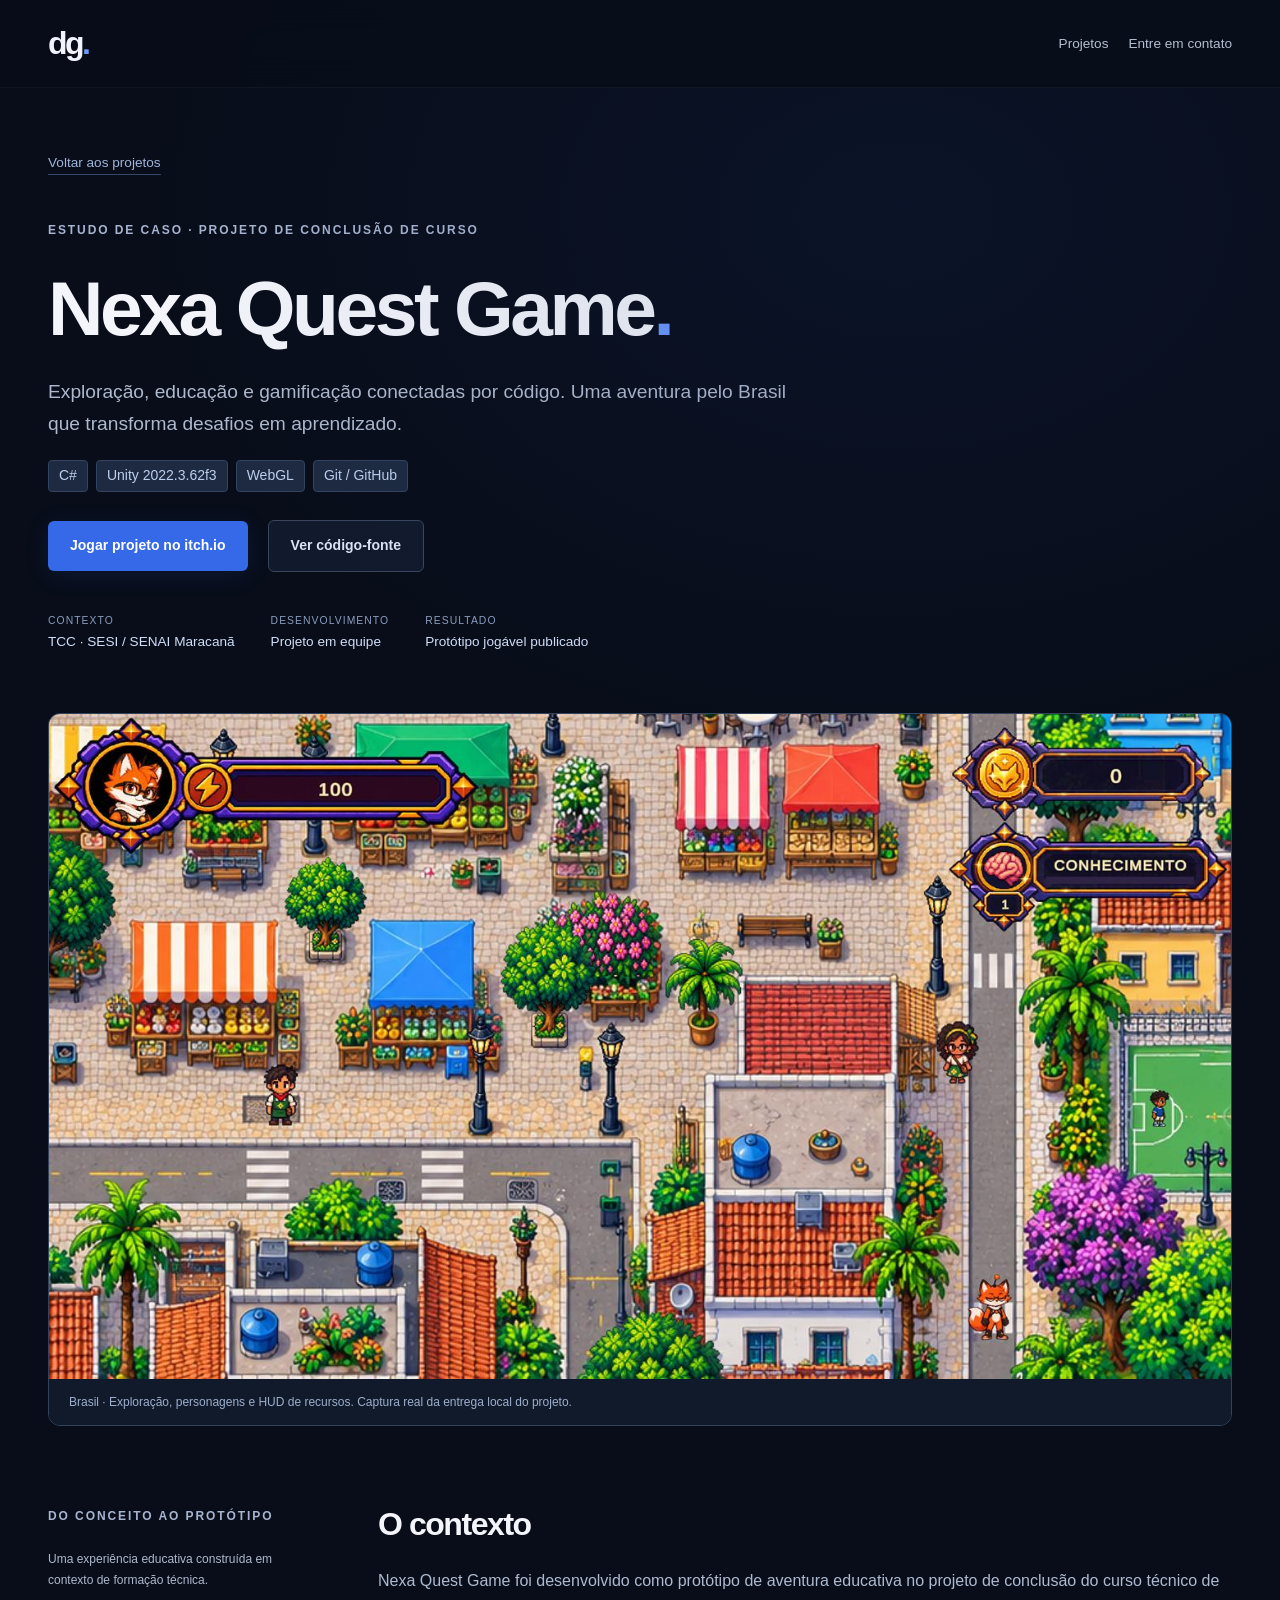
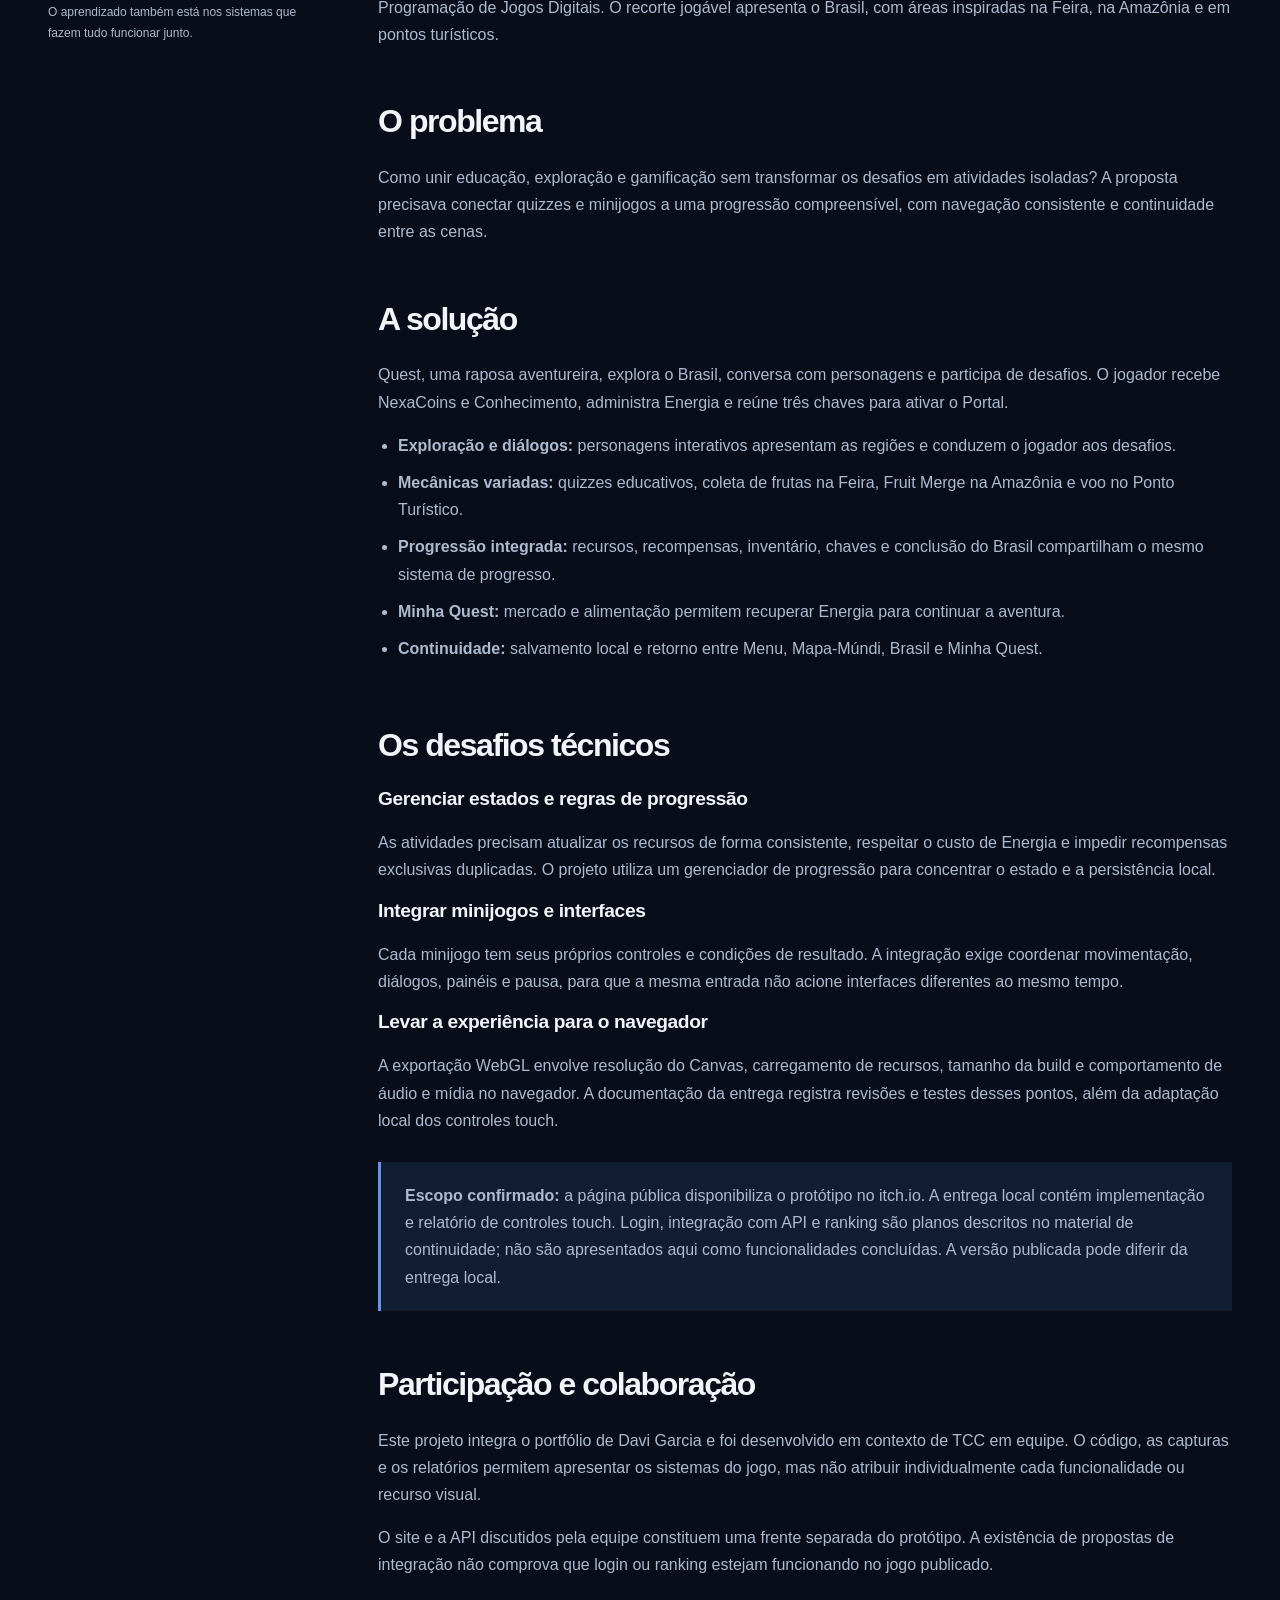
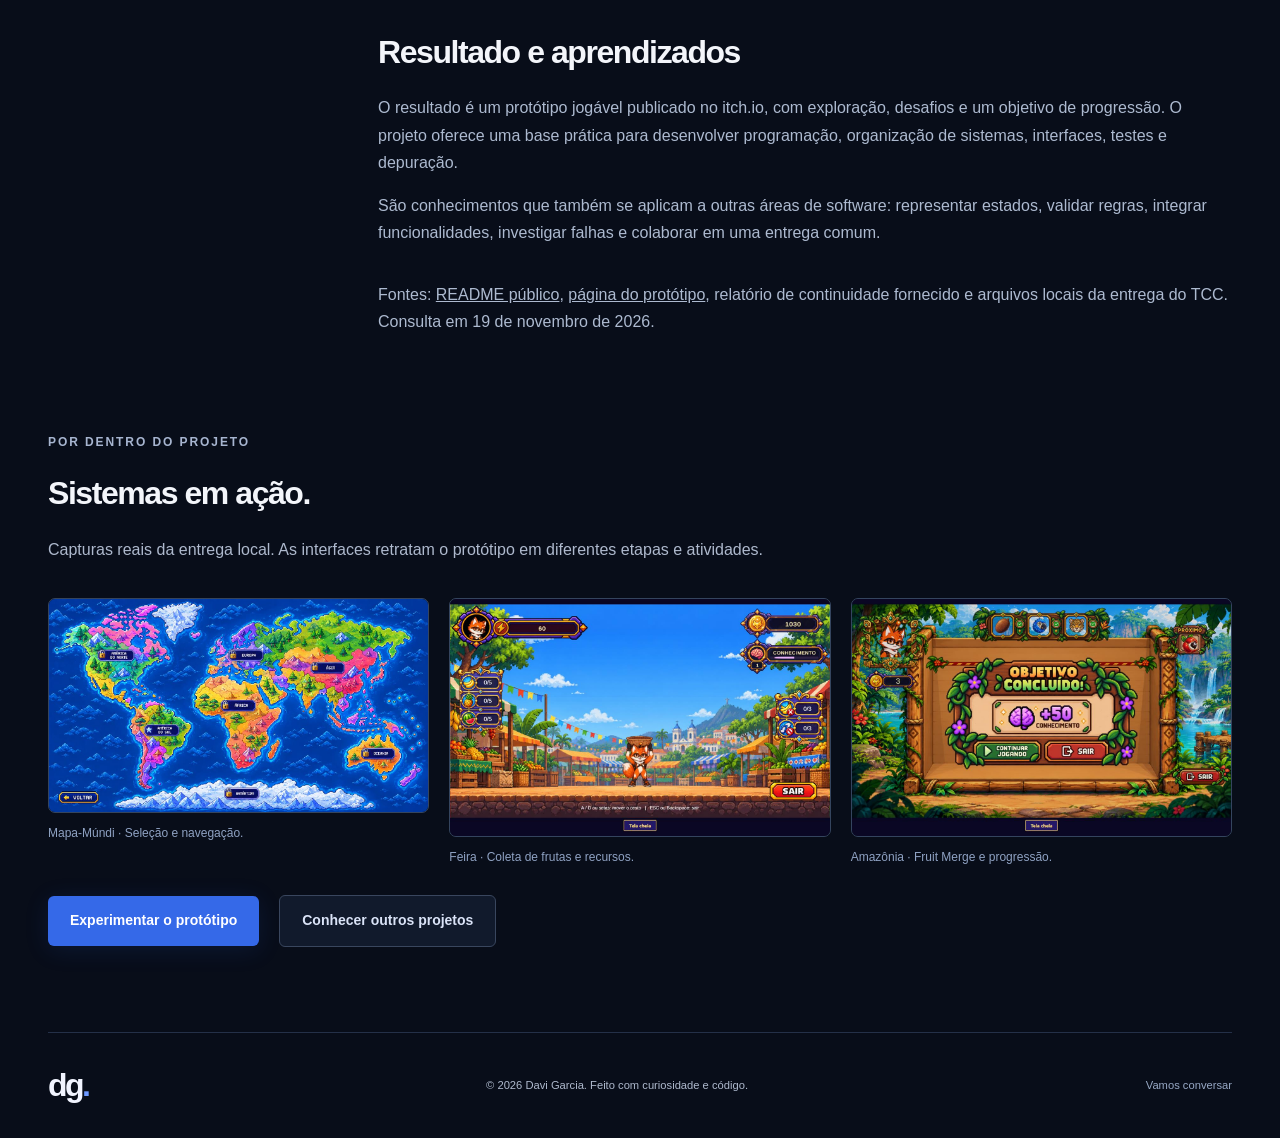
<file: nexa-quest.html>
<!doctype html>
<html lang="pt-BR"><head><meta charset="utf-8"><meta name="viewport" content="width=device-width, initial-scale=1"><meta name="theme-color" content="#080d19"><meta name="description" content="Estudo de caso do Nexa Quest Game: protótipo educativo em Unity e C#, com exploração, minijogos, progressão e publicação WebGL."><title>Nexa Quest Game — Estudo de caso | Davi Garcia</title><link rel="icon" href="assets/icons/favicon.svg" type="image/svg+xml"><link rel="stylesheet" href="assets/css/style.css"><script src="assets/js/main.js" defer></script></head>
<body><a class="skip-link" href="#conteudo">Pular para o conteúdo</a><header class="header case-header"><div class="container header-inner"><a class="brand" href="index.html" aria-label="Davi Garcia, página inicial">dg<span>.</span></a><nav aria-label="Navegação do estudo de caso"><a href="index.html#projetos">Projetos</a><a href="index.html#contato">Entre em contato</a></nav></div></header>
<main id="conteudo"><section class="case-hero container"><a class="back-link" href="index.html#projetos">Voltar aos projetos</a><p class="eyebrow">ESTUDO DE CASO · PROJETO DE CONCLUSÃO DE CURSO</p><h1>Nexa Quest Game<span class="blue">.</span></h1><p class="case-lead">Exploração, educação e gamificação conectadas por código. Uma aventura pelo Brasil que transforma desafios em aprendizado.</p><div class="tags"><span>C#</span><span>Unity 2022.3.62f3</span><span>WebGL</span><span>Git / GitHub</span></div><div class="actions"><a class="button primary" href="https://davigrc.itch.io/nexa-quest-game" target="_blank" rel="noopener noreferrer">Jogar projeto no itch.io</a><a class="button secondary" href="https://github.com/DaviGarcia0/Nexa-Quest-Game" target="_blank" rel="noopener noreferrer">Ver código-fonte</a></div><div class="case-meta"><span><small>CONTEXTO</small>TCC · SESI / SENAI Maracanã</span><span><small>DESENVOLVIMENTO</small>Projeto em equipe</span><span><small>RESULTADO</small>Protótipo jogável publicado</span></div></section>
<div class="container"><figure class="case-cover"><img src="assets/images/nexa-brasil.jpg" alt="Captura real da exploração da feira no Brasil, com Quest, NPCs e indicadores de recursos" width="1440" height="810" fetchpriority="high"><figcaption>Brasil · Exploração, personagens e HUD de recursos. Captura real da entrega local do projeto.</figcaption></figure></div>
<div class="container case-layout"><aside class="case-aside"><p class="eyebrow">DO CONCEITO AO PROTÓTIPO</p><p>Uma experiência educativa construída em contexto de formação técnica.</p><p>O aprendizado também está nos sistemas que fazem tudo funcionar junto.</p></aside><article class="case-copy"><h2>O contexto</h2><p>Nexa Quest Game foi desenvolvido como protótipo de aventura educativa no projeto de conclusão do curso técnico de Programação de Jogos Digitais. O recorte jogável apresenta o Brasil, com áreas inspiradas na Feira, na Amazônia e em pontos turísticos.</p><h2>O problema</h2><p>Como unir educação, exploração e gamificação sem transformar os desafios em atividades isoladas? A proposta precisava conectar quizzes e minijogos a uma progressão compreensível, com navegação consistente e continuidade entre as cenas.</p><h2>A solução</h2><p>Quest, uma raposa aventureira, explora o Brasil, conversa com personagens e participa de desafios. O jogador recebe NexaCoins e Conhecimento, administra Energia e reúne três chaves para ativar o Portal.</p><ul><li><strong>Exploração e diálogos:</strong> personagens interativos apresentam as regiões e conduzem o jogador aos desafios.</li><li><strong>Mecânicas variadas:</strong> quizzes educativos, coleta de frutas na Feira, Fruit Merge na Amazônia e voo no Ponto Turístico.</li><li><strong>Progressão integrada:</strong> recursos, recompensas, inventário, chaves e conclusão do Brasil compartilham o mesmo sistema de progresso.</li><li><strong>Minha Quest:</strong> mercado e alimentação permitem recuperar Energia para continuar a aventura.</li><li><strong>Continuidade:</strong> salvamento local e retorno entre Menu, Mapa-Múndi, Brasil e Minha Quest.</li></ul><h2>Os desafios técnicos</h2><h3>Gerenciar estados e regras de progressão</h3><p>As atividades precisam atualizar os recursos de forma consistente, respeitar o custo de Energia e impedir recompensas exclusivas duplicadas. O projeto utiliza um gerenciador de progressão para concentrar o estado e a persistência local.</p><h3>Integrar minijogos e interfaces</h3><p>Cada minijogo tem seus próprios controles e condições de resultado. A integração exige coordenar movimentação, diálogos, painéis e pausa, para que a mesma entrada não acione interfaces diferentes ao mesmo tempo.</p><h3>Levar a experiência para o navegador</h3><p>A exportação WebGL envolve resolução do Canvas, carregamento de recursos, tamanho da build e comportamento de áudio e mídia no navegador. A documentação da entrega registra revisões e testes desses pontos, além da adaptação local dos controles touch.</p><div class="case-callout"><p><strong>Escopo confirmado:</strong> a página pública disponibiliza o protótipo no itch.io. A entrega local contém implementação e relatório de controles touch. Login, integração com API e ranking são planos descritos no material de continuidade; não são apresentados aqui como funcionalidades concluídas. A versão publicada pode diferir da entrega local.</p></div><h2>Participação e colaboração</h2><p>Este projeto integra o portfólio de Davi Garcia e foi desenvolvido em contexto de TCC em equipe. O código, as capturas e os relatórios permitem apresentar os sistemas do jogo, mas não atribuir individualmente cada funcionalidade ou recurso visual.</p><p>O site e a API discutidos pela equipe constituem uma frente separada do protótipo. A existência de propostas de integração não comprova que login ou ranking estejam funcionando no jogo publicado.</p><h2>Resultado e aprendizados</h2><p>O resultado é um protótipo jogável publicado no itch.io, com exploração, desafios e um objetivo de progressão. O projeto oferece uma base prática para desenvolver programação, organização de sistemas, interfaces, testes e depuração.</p><p>São conhecimentos que também se aplicam a outras áreas de software: representar estados, validar regras, integrar funcionalidades, investigar falhas e colaborar em uma entrega comum.</p><p class="case-source">Fontes: <a href="https://github.com/DaviGarcia0/Nexa-Quest-Game/blob/main/README.md" target="_blank" rel="noopener noreferrer">README público</a>, <a href="https://davigrc.itch.io/nexa-quest-game" target="_blank" rel="noopener noreferrer">página do protótipo</a>, relatório de continuidade fornecido e arquivos locais da entrega do TCC. Consulta em 19 de novembro de 2026.</p></article></div>
<section class="container case-end" aria-labelledby="gallery-title"><p class="eyebrow">POR DENTRO DO PROJETO</p><h2 id="gallery-title" class="gallery-heading">Sistemas em ação.</h2><p>Capturas reais da entrega local. As interfaces retratam o protótipo em diferentes etapas e atividades.</p><div class="gallery"><figure><a href="assets/images/nexa-mapa.jpg" target="_blank" rel="noopener noreferrer" aria-label="Ampliar captura do Mapa-Múndi"><img src="assets/images/nexa-mapa.jpg" loading="lazy" alt="Tela real do Mapa-Múndi do Nexa Quest Game" width="1200" height="675"></a><figcaption>Mapa-Múndi · Seleção e navegação.</figcaption></figure><figure><a href="assets/images/nexa-feira.jpg" target="_blank" rel="noopener noreferrer" aria-label="Ampliar captura do minijogo da Feira"><img src="assets/images/nexa-feira.jpg" loading="lazy" alt="Captura real do minijogo de coleta de frutas da Feira" width="1200" height="750"></a><figcaption>Feira · Coleta de frutas e recursos.</figcaption></figure><figure><a href="assets/images/nexa-amazonia.jpg" target="_blank" rel="noopener noreferrer" aria-label="Ampliar captura do Fruit Merge"><img src="assets/images/nexa-amazonia.jpg" loading="lazy" alt="Captura real da conclusão do Fruit Merge da Amazônia" width="1200" height="750"></a><figcaption>Amazônia · Fruit Merge e progressão.</figcaption></figure></div><div class="actions"><a class="button primary" href="https://davigrc.itch.io/nexa-quest-game" target="_blank" rel="noopener noreferrer">Experimentar o protótipo</a><a class="button secondary" href="index.html#projetos">Conhecer outros projetos</a></div></section></main><footer class="footer container"><a class="brand" href="index.html" aria-label="Página inicial">dg<span>.</span></a><p>© <span id="year">2026</span> Davi Garcia. Feito com curiosidade e código.</p><a href="index.html#contato">Vamos conversar</a></footer></body></html>
</file>
<file: assets/css/style.css>
@font-face{font-family:Portfolio;src:local("Segoe UI")}*{box-sizing:border-box}html{scroll-behavior:smooth;scroll-padding-top:100px}body{margin:0;background:#080d19;color:#f3f5fa;font-family:Portfolio,"Segoe UI",Arial,sans-serif;font-size:16px;line-height:1.7}body::before{content:"";position:absolute;inset:0 0 auto;height:850px;pointer-events:none;background:radial-gradient(ellipse at 70% 25%,#1e367d26,transparent 60%)}a{color:inherit;text-decoration:none}button{font:inherit}img{max-width:100%;display:block}h1,h2,h3,p{margin-top:0}h1,h2,h3{line-height:1.15;letter-spacing:-.045em}h1{font-size:clamp(3.7rem,6vw,5.7rem);margin:20px 0}h2{font-size:clamp(2rem,3.5vw,3rem);font-weight:650;margin-bottom:24px}h3{font-size:1.5rem;font-weight:650}p{color:#aeb9cd}a,button{touch-action:manipulation}a:focus-visible,button:focus-visible,summary:focus-visible{outline:3px solid #86adff;outline-offset:5px}button,a{ -webkit-tap-highlight-color:transparent}.container{max-width:1200px;width:calc(100% - 96px);margin-inline:auto}.header{height:88px;position:sticky;top:0;z-index:20;background:#080d19ed;border-bottom:1px solid #ffffff0b;backdrop-filter:blur(16px)}.header-inner{height:100%;display:flex;align-items:center;justify-content:space-between}.brand{font-size:2rem;font-weight:750;letter-spacing:-.08em;color:#f1f4ff}.brand span,.blue{color:#6c98ff}.header nav{display:flex;align-items:center;gap:30px;font-size:.875rem}.header nav a{color:#b3bed0;position:relative;transition:color .2s}.header nav a:hover,.header nav a.active{color:#fff}.header nav .active::after{content:"";height:3px;width:16px;background:#729cff;position:absolute;bottom:-13px;left:0;border-radius:3px}.header nav .nav-contact{padding:10px 17px;border:1px solid #3c4a66;border-radius:6px;color:#e4eafa}.menu-toggle{display:none}.hero{position:relative;min-height:690px;padding-top:78px;padding-bottom:102px;display:grid;grid-template-columns:1.25fr 1fr;gap:80px;align-items:center}.eyebrow{font-size:.75rem;font-weight:650;letter-spacing:.16em;color:#a7b5d0;margin-bottom:23px}.hero .eyebrow{font-size:.7rem;letter-spacing:.12em;display:flex;align-items:center;gap:10px}.availability{display:inline-block;background:#6abfa5;width:6px;height:6px;border-radius:50%;box-shadow:0 0 0 4px #6abfa512;flex-shrink:0}.hero-role{font-size:1.6rem;line-height:1.45;color:#f0f3fa;letter-spacing:-.025em;margin-bottom:20px}.hero-role span{color:#aebfdf}.hero-intro{max-width:470px;font-size:1rem;line-height:1.8}.actions{display:flex;align-items:center;gap:20px;flex-wrap:wrap;margin-top:28px}.button{display:inline-flex;align-items:center;justify-content:center;gap:10px;padding:13px 22px;min-height:49px;border-radius:6px;font-size:.875rem;font-weight:600;transition:transform .2s,background .2s,border-color .2s}.button:hover{transform:translateY(-3px)}.primary{background:#3569e8;color:#fff;box-shadow:0 4px 25px #285fd524}.primary:hover{background:#477cf8}.secondary{border:1px solid #39465e;background:#111a2c;color:#dae3f7}.hero-meta{display:flex;gap:22px;color:#8593ad;font-size:.75rem;margin-top:32px}.hero-meta span+span{border-left:1px solid #35415a;padding-left:22px}.portrait-composition{position:relative;max-width:390px;width:100%;justify-self:end;margin-right:16px}.portrait-frame{height:432px;overflow:hidden;position:relative;border:1px solid #5874a447;border-radius:14px;background:#182237;transform:rotate(2deg)}.portrait-frame img{height:100%;width:100%;object-fit:cover;object-position:center 48%;filter:saturate(.65);transform:rotate(-2deg) scale(1.06)}.portrait-frame::after{content:"";position:absolute;inset:0;background:linear-gradient(transparent 58%,#09111ce6)}.portrait-caption{position:absolute;bottom:23px;left:26px;z-index:1;display:flex;flex-direction:column;line-height:1.7}.portrait-caption span:first-child{font-size:.65rem;letter-spacing:.2em;color:#cbd6eb}.portrait-caption span:last-child{font-size:.9rem;color:#fff}.portrait-label{position:absolute;bottom:-22px;left:-42px;z-index:2;padding:17px 24px;border:1px solid #3f5174;border-radius:9px;background:#111b30;box-shadow:0 15px 50px #0005;display:flex;align-items:center;gap:18px;font-size:.9rem;transform:rotate(-3deg)}.portrait-label>span{font-family:monospace;color:#83a4ff;font-size:1.9rem}.portrait-label small{display:block;color:#8698b7;font-size:.75rem}.frame-corner{position:absolute;right:-24px;top:-26px;width:72px;height:72px;border-top:1px solid #617fc4;border-right:1px solid #617fc4;border-radius:0 18px 0 0}.scroll-cue{position:absolute;bottom:27px;left:0;font-size:.75rem;color:#8292b0;display:flex;align-items:center;gap:12px}.scroll-cue span{font-size:1.4rem}.tech-strip{background:#0e1525;border-block:1px solid #1e2a40}.tech-strip .container{display:flex;align-items:center;justify-content:space-between;gap:24px;padding-block:23px}.tech-strip span{font-size:1.15rem;letter-spacing:-.025em;font-weight:650;color:#b3c0da}.tech-strip .strip-note{font-size:.75rem;font-weight:400;letter-spacing:.03em;color:#798aa8;border-left:1px solid #344057;padding-left:36px}.section{padding-block:100px}.muted{color:#8c9ab5}.about{display:grid;grid-template-columns:1fr 1fr;gap:90px}.about h2{font-size:2.45rem;line-height:1.25}.about-copy p{font-size:.95rem;margin-bottom:20px}.about-foot{display:flex;gap:16px;flex-wrap:wrap;font-size:.75rem;color:#c9d8f7;padding-top:8px}.about-foot span{border-bottom:1px solid #34435f;padding-bottom:6px}.projects{background:#0c1322;border-block:1px solid #1c263a}.section-top{display:flex;justify-content:space-between;align-items:end;gap:36px;margin-bottom:38px}.section-top h2{margin-bottom:0}.section-top .eyebrow{margin-bottom:16px}.text-link{color:#c8d9ff;font-size:.875rem;border-bottom:1px solid #455d8d;padding-bottom:4px;width:fit-content}.text-link:hover{color:#fff;border-color:#98b5ff}.featured{display:grid;grid-template-columns:1.15fr 1fr;border:1px solid #293852;background:#101a2b;border-radius:12px;overflow:hidden}.featured-image{position:relative;overflow:hidden;min-height:440px;background:#172137}.featured-image img{width:100%;height:100%;object-fit:cover;object-position:55% center;transition:transform .5s}.featured-image:hover img{transform:scale(1.04)}.image-label{position:absolute;bottom:18px;left:18px;font-size:.6rem;letter-spacing:.12em;border:1px solid #ffffff45;background:#080d19da;color:#f0f4ff;padding:6px 10px;border-radius:4px}.featured-content{padding:38px}.featured-content .eyebrow{font-size:.65rem;margin-bottom:16px}.featured h3{font-size:2.1rem;margin-bottom:17px}.featured-content>p:not(.eyebrow){font-size:.9rem}.tags{display:flex;flex-wrap:wrap;gap:8px}.tags span{font-size:.7rem;padding:3px 10px;background:#1d2a41;border:1px solid #32445f;border-radius:4px;color:#bdcfee}.project-points{list-style:none;padding:0;margin-block:22px;color:#a5b7d5;font-size:.8rem}.project-points li::before{content:"+";color:#789fff;margin-right:10px}.featured .actions{gap:18px;margin-top:20px}.featured .button{padding:12px 17px;font-size:.8rem}.featured .text-link{font-size:.8rem}.code-link{display:inline-block;margin-top:18px;font-size:.75rem;color:#8fa6ca}.code-link:hover{color:#d1e0ff}.project-grid{display:grid;grid-template-columns:repeat(3,1fr);gap:23px;margin-top:25px}.project-card{overflow:hidden;border:1px solid #253149;border-radius:10px;background:#101827;transition:border-color .2s,transform .2s}.project-card:hover{border-color:#516b9e;transform:translateY(-4px)}.project-art{height:174px;position:relative;overflow:hidden;display:flex;align-items:center;justify-content:center;background:radial-gradient(ellipse at center,#253251,#121b2e 75%);border-bottom:1px solid #253149}.project-art svg{width:130px;height:100px;stroke:#93aff8;fill:none;stroke-width:1.4}.project-art::before{content:"";position:absolute;inset:0;background-image:linear-gradient(#8095cc0b 1px,transparent 1px),linear-gradient(90deg,#8095cc0b 1px,transparent 1px);background-size:28px 28px}.project-art .art-label{position:absolute;bottom:11px;left:15px;font-size:.6rem;letter-spacing:.11em;color:#8596b7}.project-body{padding:26px}.project-body h3{font-size:1.25rem;margin-bottom:14px}.project-body p{font-size:.875rem;line-height:1.7;margin-bottom:20px}.project-body .text-link{display:inline-block;margin-top:23px;font-size:.8rem}.project-body .tags span{font-size:.65rem}.project-context{color:#889bb9;font-size:.65rem;letter-spacing:.1em;display:block;margin-bottom:12px}.section-note{font-size:.875rem;margin:0;line-height:1.6}.skills-grid{display:grid;grid-template-columns:repeat(4,1fr);gap:24px;margin-top:42px}.skill{padding:27px 24px;background:linear-gradient(145deg,#121b2c,#0c1220);border:1px solid #24314a;border-radius:8px}.skill-icon{width:44px;height:44px;display:flex;align-items:center;justify-content:center;background:#24365a66;border:1px solid #384e77;border-radius:8px;font-family:monospace;color:#97b4ff;font-weight:600;font-size:1.1rem;margin-bottom:28px}.skill h3{font-size:1.05rem;letter-spacing:-.02em}.skill p{font-size:.8rem;line-height:1.8;min-height:92px;margin-bottom:22px}.skill-detail{font-size:.7rem;color:#8298bf}.education{background:#0c1320;border-block:1px solid #1e293d}.education-grid{display:grid;grid-template-columns:1fr 1fr;gap:110px}.education-intro{max-width:360px;font-size:.9rem}.education-list{border-left:1px solid #34476b;padding-left:35px}.education-list article{position:relative;padding-bottom:35px}.education-list article:last-child{padding-bottom:0}.education-list article::before{content:"";position:absolute;left:-40px;top:7px;width:9px;height:9px;background:#6c98ff;border:3px solid #14223b;border-radius:50%}.education-type{color:#829ed5;font-size:.65rem;letter-spacing:.15em;display:block;margin-bottom:12px}.education-list h3{font-size:1.3rem;margin-bottom:10px}.education-list p{font-size:.875rem;margin-bottom:8px}.education-list .muted{font-size:.8rem}.contact{display:grid;grid-template-columns:1.2fr 1fr;gap:110px;align-items:center}.contact h2{font-size:3.25rem}.contact-copy>p:not(.eyebrow){font-size:.95rem;max-width:510px}.email-link{display:block;width:fit-content;color:#d7e4ff;font-size:1.2rem;letter-spacing:-.02em;margin:30px 0 10px;overflow-wrap:anywhere}.email-link:hover{color:#8eb1ff}.copy-email{border:0;background:transparent;color:#92a7cc;font-size:.75rem;padding:4px 0;cursor:pointer;border-bottom:1px solid #304568}.copy-email:hover{color:#fff}#copy-status{display:block;font-size:.75rem;color:#94cbb7;min-height:24px}.social-list{border-top:1px solid #293650}.social-list>a{display:flex;gap:20px;align-items:center;padding:22px 0;border-bottom:1px solid #293650;transition:padding .2s}.social-list>a:hover{padding-left:8px}.social-icon{width:38px;height:38px;background:#18263d;border:1px solid #344562;border-radius:6px;display:grid;place-items:center;color:#b9cdf7;font-size:1.1rem;font-weight:650}.social-list small{display:block;color:#8394b0;font-size:.75rem}.external-label{margin-left:auto;color:#8496b5;font-size:.75rem}.footer{border-top:1px solid #243048;padding-block:25px;display:flex;align-items:center;justify-content:space-between;gap:25px}.footer p{font-size:.7rem;margin:0}.footer>a:last-child{font-size:.7rem;color:#97a8c5}.skip-link{position:fixed;top:8px;left:8px;transform:translateY(-160%);padding:12px 20px;background:#3569e8;z-index:100}.skip-link:focus{transform:none}.reveal{opacity:1}.motion-ready .reveal{opacity:1;transform:translateY(18px);transition:opacity .6s,transform .6s}.motion-ready .reveal.visible{opacity:1;transform:none}.case-hero{padding-top:60px;padding-bottom:60px}.back-link{font-size:.85rem;color:#9fb5dc;display:inline-block;margin-bottom:45px;border-bottom:1px solid #344869}.case-hero h1{font-size:clamp(3rem,6vw,5rem);margin-bottom:24px}.case-lead{font-size:1.2rem;max-width:760px}.case-meta{display:flex;gap:36px;flex-wrap:wrap;margin-top:40px}.case-meta span{color:#d0def8;font-size:.85rem}.case-meta small{display:block;font-size:.65rem;color:#8a9dbe;letter-spacing:.1em}.case-cover{border:1px solid #34435c;border-radius:12px;overflow:hidden}.case-cover img{width:100%;height:auto}.case-cover figcaption{background:#101a2b;padding:13px 20px;font-size:.75rem;color:#9daecc}.case-cover{margin:0}.case-layout{display:grid;grid-template-columns:250px 1fr;gap:80px;padding-block:80px}.case-aside{color:#8fa6cf;font-size:.85rem}.case-aside p{font-size:.75rem}.case-copy h2{font-size:2rem;margin-top:55px}.case-copy h2:first-child{margin-top:0}.case-copy h3{font-size:1.2rem;letter-spacing:-.02em}.case-copy p,.case-copy li{font-size:.95rem;color:#adbad0}.case-copy li{padding-bottom:10px}.case-copy ul{padding-left:20px}.case-callout{border-left:3px solid #6a91e8;padding:20px 24px;background:#111d32;margin-top:28px}.case-callout p{margin:0;font-size:.875rem}.gallery{display:grid;grid-template-columns:repeat(3,1fr);gap:20px;margin-top:35px}.gallery figure{margin:0}.gallery img{aspect-ratio:16/9;object-fit:contain;background:#111827;border:1px solid #34445e;border-radius:7px}.gallery figcaption{font-size:.75rem;color:#8fa2c3;margin-top:10px}.gallery-heading{font-size:2rem}.case-end{padding-bottom:85px}.case-source{font-size:.8rem;color:#8d9fbf;margin-top:35px}.case-source a{text-decoration:underline}.case-header nav{gap:20px}.case-header nav a{font-size:.85rem}
@media(min-width:1440px){.hero{min-height:740px}.portrait-frame{height:465px}.portrait-composition{max-width:410px}.hero-copy{padding-bottom:15px}}
@media(max-width:1100px){.container{width:calc(100% - 64px)}.header nav{gap:20px}.hero{gap:45px}.hero-role{font-size:1.35rem}.hero .eyebrow{font-size:.6rem}.portrait-composition{max-width:330px}.portrait-frame{height:400px}.portrait-label{left:-20px;padding:14px 18px}.featured-content{padding:28px}.featured .actions{gap:13px}.featured-image{min-height:460px}.skill{padding:22px 18px}.skill p{min-height:115px}.contact,.education-grid{gap:60px}.project-body{padding:21px}.about{gap:55px}.about h2{font-size:2.1rem}.contact h2{font-size:2.8rem}}
@media(max-width:800px){.container{width:calc(100% - 48px)}.header{height:74px}.header nav{gap:15px;font-size:.75rem}.header nav .nav-contact{padding:8px}.hero{gap:30px;padding-top:65px;min-height:620px}.hero h1{font-size:3.5rem}.hero-role{font-size:1.15rem}.hero-intro{font-size:.875rem}.hero .eyebrow{font-size:.55rem}.hero .actions{gap:10px}.hero .button{font-size:.75rem;padding:11px 14px}.hero-meta{flex-direction:column;gap:3px}.hero-meta span+span{padding-left:0;border:0}.portrait-frame{height:350px}.portrait-label{font-size:.7rem;gap:12px;padding:11px 16px}.portrait-label small{font-size:.65rem}.tech-strip .strip-note{display:none}.section{padding-block:75px}.about{grid-template-columns:1fr;gap:22px}.about h2{font-size:2.5rem}.featured{grid-template-columns:1fr}.featured-image{min-height:0;aspect-ratio:16/9}.featured-image img{object-fit:cover}.featured-content{padding:32px}.project-grid{grid-template-columns:1fr 1fr}.project-card:last-child{grid-column:1/-1;display:grid;grid-template-columns:1fr 1fr}.project-card:last-child .project-art{height:100%;border-bottom:0;border-right:1px solid #253149}.skills-grid{grid-template-columns:1fr 1fr}.skill p{min-height:0}.section-note{display:none}.education-grid{gap:40px;grid-template-columns:1fr 1.2fr}.education h2{font-size:2.2rem}.contact{grid-template-columns:1fr;gap:45px}.contact h2{font-size:3rem}.social-list{max-width:100%}.case-layout{grid-template-columns:1fr;gap:25px}.case-aside{display:none}.gallery{grid-template-columns:1fr 1fr}.case-header nav{display:flex}.case-header .header-inner{gap:20px}.footer{gap:18px}.footer p{max-width:260px}}
@media(max-width:600px){html{scroll-padding-top:90px}.container{width:calc(100% - 40px)}.header{height:70px}.brand{font-size:1.8rem}.menu-toggle{display:flex;align-items:center;gap:12px;border:1px solid #33425e;background:#111b2e;color:#d6e1f7;padding:6px 12px;border-radius:5px;font-size:.8rem;cursor:pointer}.header nav{display:none;position:absolute;top:69px;left:0;right:0;padding:16px 20px 22px;background:#101a2cfb;border-bottom:1px solid #34435e;flex-direction:column;align-items:stretch;gap:3px;font-size:.95rem}.header nav.open{display:flex}.header nav a{padding:10px}.header nav .active::after{display:none}.header nav .nav-contact{margin-top:7px;padding:10px}.hero{grid-template-columns:1fr;gap:52px;padding-top:43px;padding-bottom:85px;min-height:0}.hero h1{font-size:3.5rem;margin:18px 0}.hero .eyebrow{font-size:.55rem;letter-spacing:.1em;white-space:normal;margin-bottom:20px}.hero-role{font-size:1.25rem}.hero-intro{font-size:.9rem;margin-bottom:0}.hero .actions{gap:12px;margin-top:25px}.hero .button{font-size:.8rem;padding:12px 16px}.hero-meta{flex-direction:row;gap:14px;font-size:.6rem;margin-top:24px}.hero-meta span+span{padding-left:14px;border-left:1px solid #35415a}.portrait-composition{max-width:calc(100% - 35px);justify-self:center;margin:0 0 15px}.portrait-frame{height:340px}.portrait-frame img{object-position:center 43%}.portrait-label{left:-10px;bottom:-22px;font-size:.8rem}.portrait-label small{font-size:.65rem}.frame-corner{right:-15px;top:-15px;width:50px;height:50px}.scroll-cue{bottom:22px;font-size:.7rem}.tech-strip .container{gap:14px;padding-block:18px;flex-wrap:wrap}.tech-strip span{font-size:.9rem}.section{padding-block:62px}.eyebrow{font-size:.65rem;letter-spacing:.14em;margin-bottom:18px}.about h2{font-size:2.05rem}.about-copy p{font-size:.9rem}.about-foot{font-size:.65rem;gap:12px}.section-top{display:block;margin-bottom:27px}.section-top h2{font-size:2rem;margin-bottom:22px}.section-top>.text-link{display:inline-block}.featured-content{padding:25px 22px}.featured h3{font-size:1.85rem}.featured-content>p:not(.eyebrow){font-size:.875rem}.featured-content .eyebrow{font-size:.55rem}.featured-image{aspect-ratio:16/10}.image-label{font-size:.5rem;bottom:10px;left:10px}.project-grid{grid-template-columns:1fr;gap:20px;margin-top:20px}.project-card:last-child{display:block;grid-column:auto}.project-card:last-child .project-art{height:174px;border-right:0;border-bottom:1px solid #253149}.project-body{padding:25px}.skills-grid{gap:14px;margin-top:25px}.skill{padding:20px 16px}.skill-icon{margin-bottom:22px}.skill h3{font-size:.95rem;line-height:1.4}.skill p{font-size:.8rem;line-height:1.7}.skill-detail{font-size:.65rem}.education-grid{grid-template-columns:1fr;gap:28px}.education-list{margin-left:5px;padding-left:25px}.education-list article::before{left:-30px}.education-intro{font-size:.875rem}.contact h2{font-size:2.5rem}.email-link{font-size:1.05rem}.contact-copy>p:not(.eyebrow){font-size:.875rem}.social-list>a{gap:15px}.footer{flex-wrap:wrap;padding-block:22px}.footer p{order:3;max-width:none;width:100%;font-size:.65rem}.footer>a:last-child{margin-left:auto}.case-header nav{position:static;display:flex;background:none;border:0;padding:0}.case-header nav a{padding:0}.case-header nav a:not(:last-child){display:none}.case-hero{padding-top:35px;padding-bottom:35px}.back-link{margin-bottom:30px}.case-hero h1{font-size:3rem}.case-lead{font-size:1.05rem}.case-meta{gap:22px;margin-top:30px}.case-meta span{font-size:.75rem}.case-cover figcaption{padding:12px;font-size:.65rem}.case-layout{padding-block:50px}.case-copy h2{font-size:1.7rem;margin-top:40px}.case-copy p,.case-copy li{font-size:.9rem}.gallery{grid-template-columns:1fr;gap:25px}.gallery-heading{font-size:1.7rem}.case-callout{padding:18px}.case-end{padding-bottom:55px}}
@media(prefers-reduced-motion:reduce){html{scroll-behavior:auto}*,*::before,*::after{animation:none!important;transition:none!important}.motion-ready .reveal{opacity:1;transform:none}}

/* Textos de leitura e controles permanecem legíveis em todas as telas. */
.about-copy p,.project-body p,.skill p,.education-intro,.education-list p,.education-list .muted,.contact-copy>p:not(.eyebrow),.featured-content>p:not(.eyebrow),.case-copy p,.case-copy li,.hero-intro{font-size:1rem}
.button,.featured .button,.hero .button,.text-link,.featured .text-link,.copy-email,.code-link,.project-body .text-link{font-size:.875rem}
.tags span,.project-body .tags span,.social-list small,.skill-detail{font-size:.875rem}
.skill p{min-height:0}

.gallery img{width:100%;height:auto;aspect-ratio:auto}

/* Integração dos novos projetos, mantendo o layout e as cores existentes. */
.project-visual{display:block}.project-photo{height:174px;position:relative;overflow:hidden;border-bottom:1px solid #253149;background:#172137}.project-photo img{width:100%;height:100%;object-fit:cover;transition:transform .4s}.project-visual:hover img{transform:scale(1.03)}.project-photo .image-label{font-size:.55rem;left:10px;bottom:10px}.card-actions{display:flex;flex-wrap:wrap;column-gap:18px;row-gap:0}.project-body h3 a:hover{color:#acc5ff}.art-nebula{background:radial-gradient(ellipse at center,#2a2c4c,#151b2e 75%)}.detail-art{height:230px;border:1px solid #2b3b59;border-radius:10px;margin-top:36px}.detail-art svg{width:200px;height:150px}.detail-art .art-label{font-size:.75rem;left:24px;bottom:17px}.project-body .card-actions .text-link{margin-top:22px}.project-card:last-child>.project-visual{min-width:0}@media(min-width:601px) and (max-width:800px){.project-card:last-child>.project-visual .project-art{height:100%}}@media(prefers-reduced-motion:reduce){.project-photo img{transition:none}}
</file>
